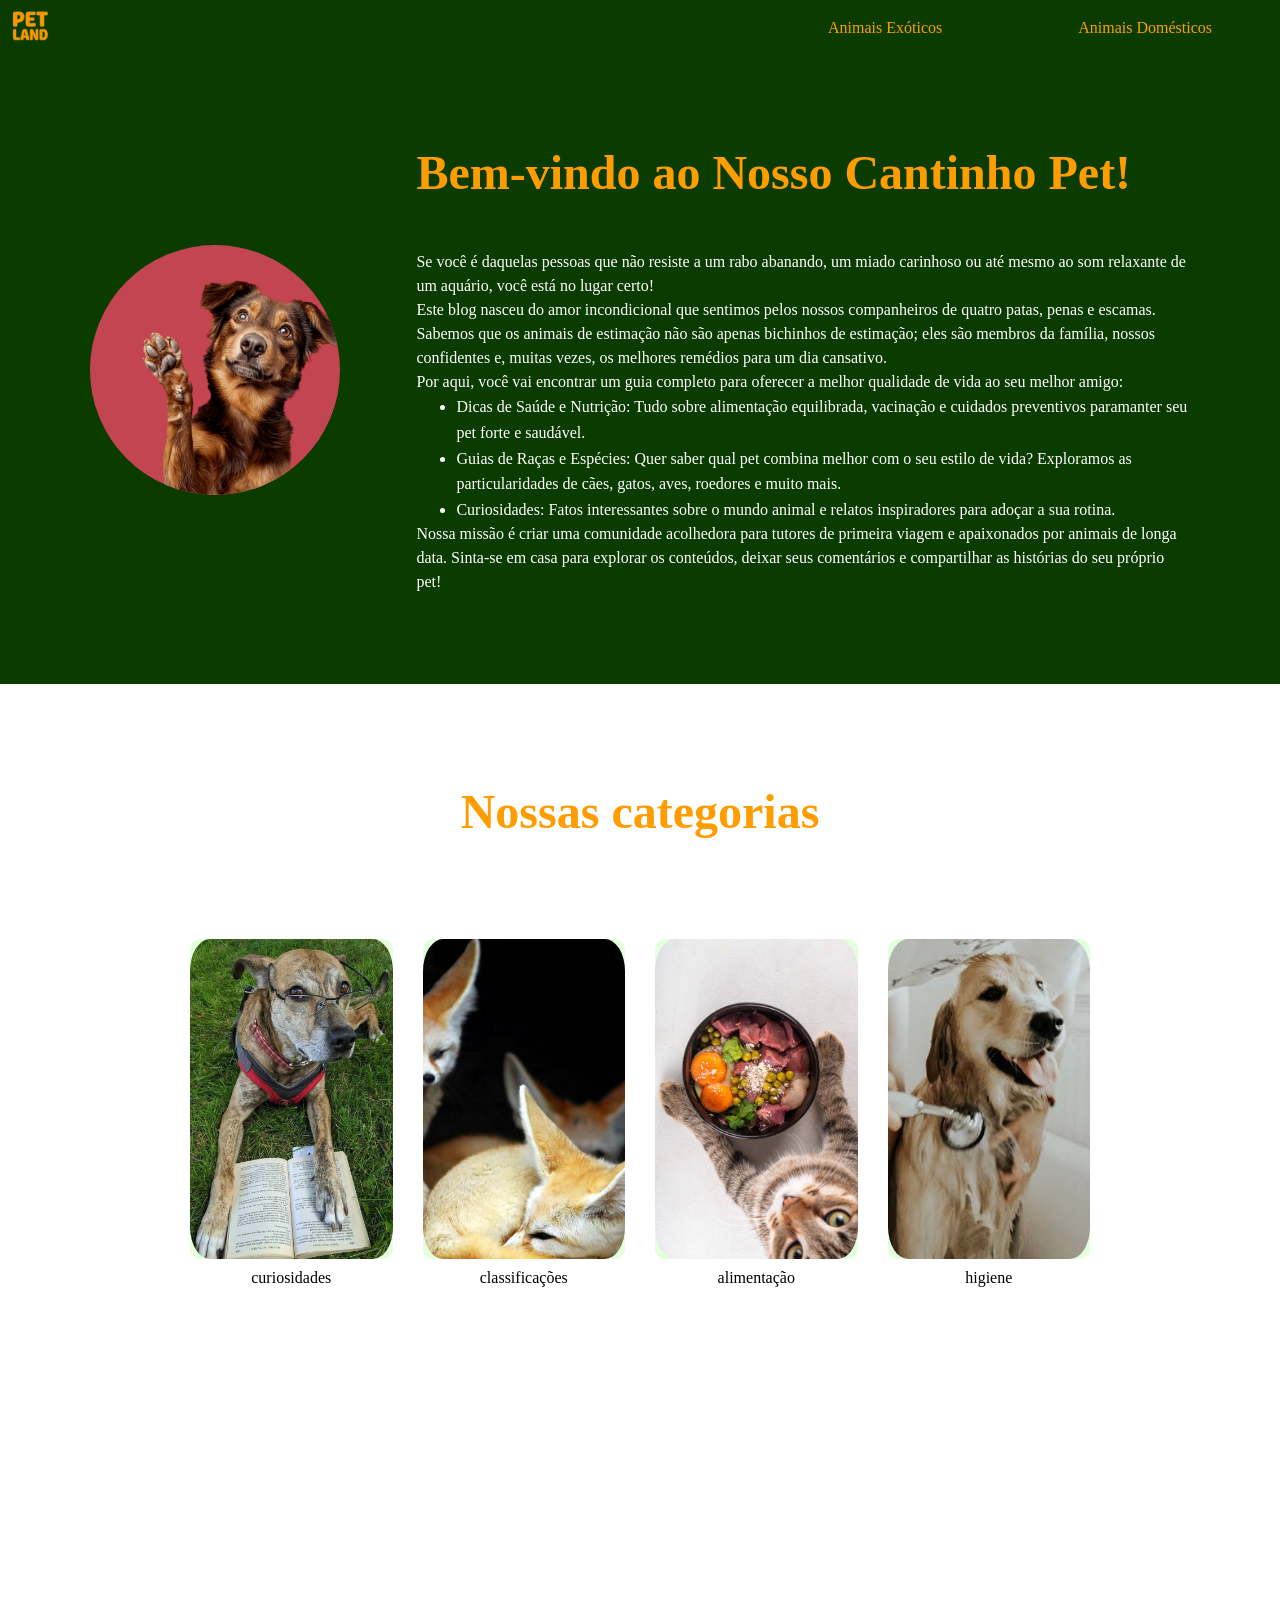
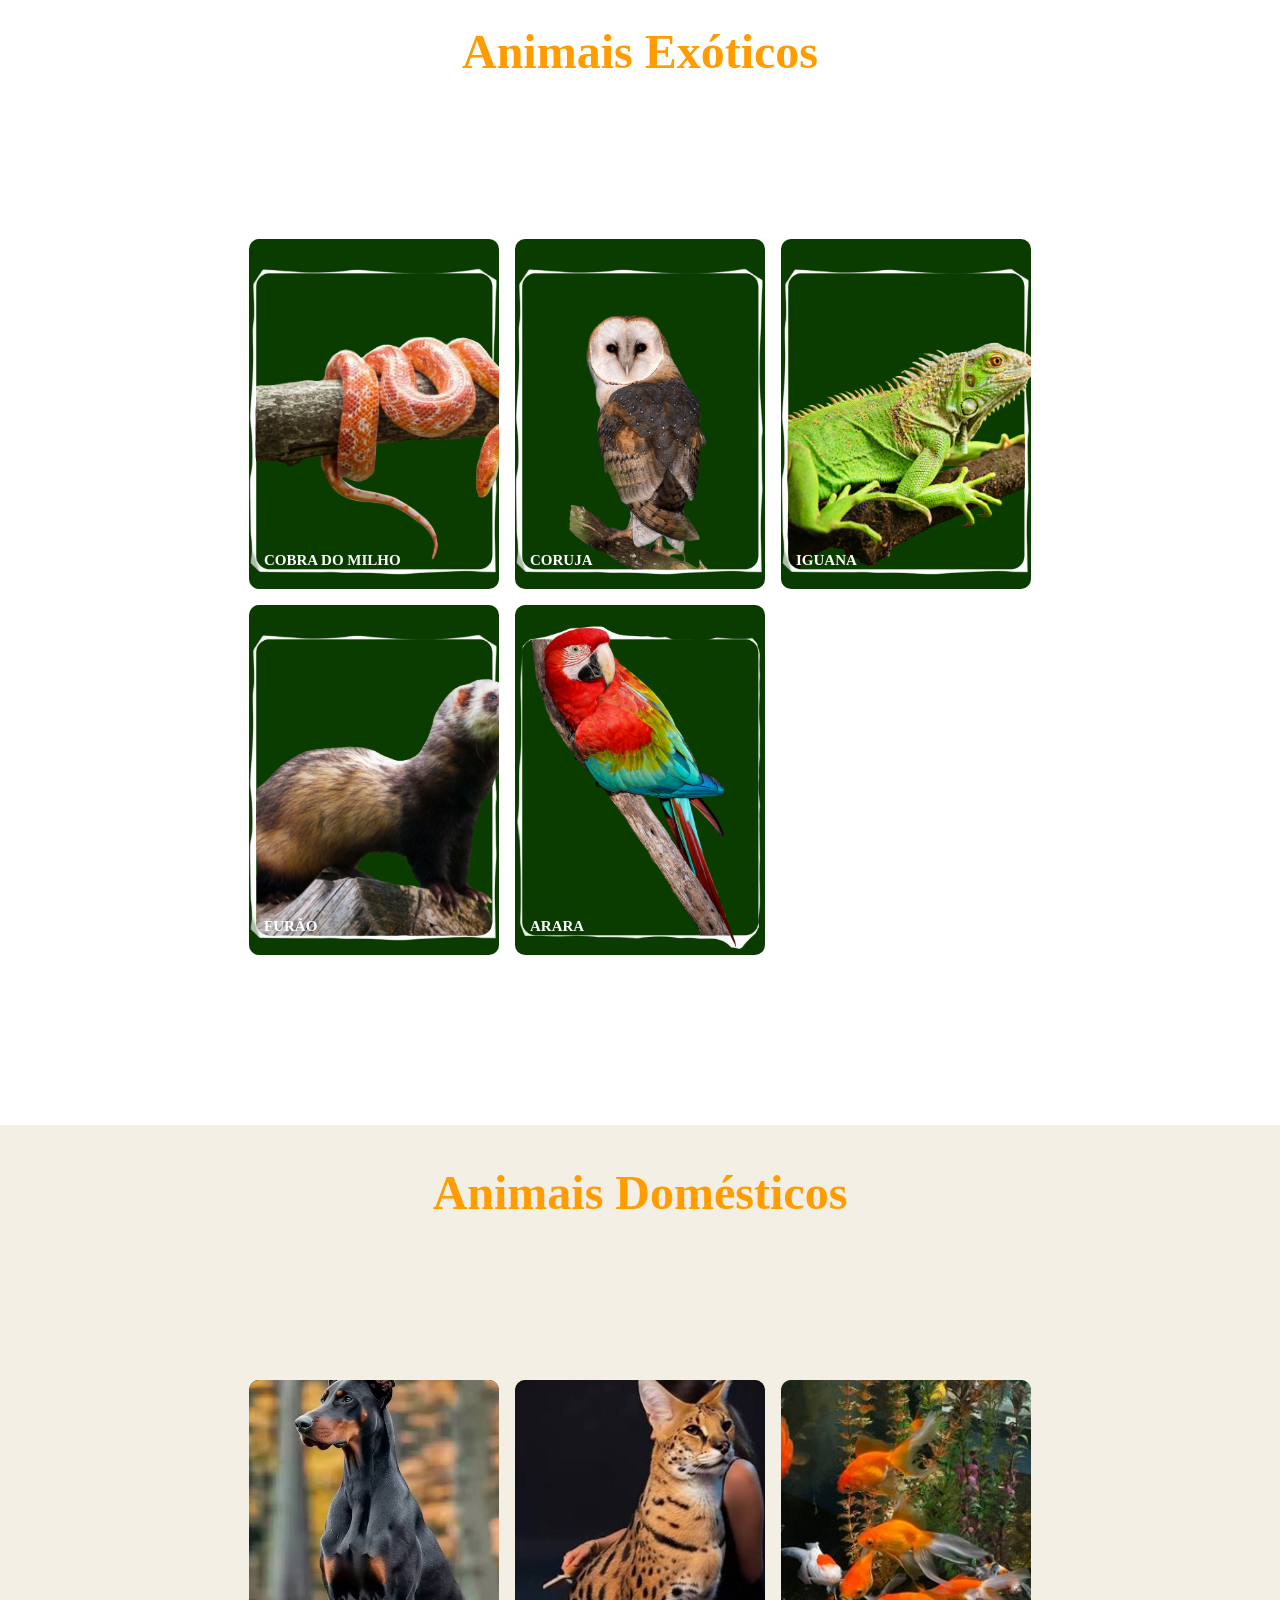
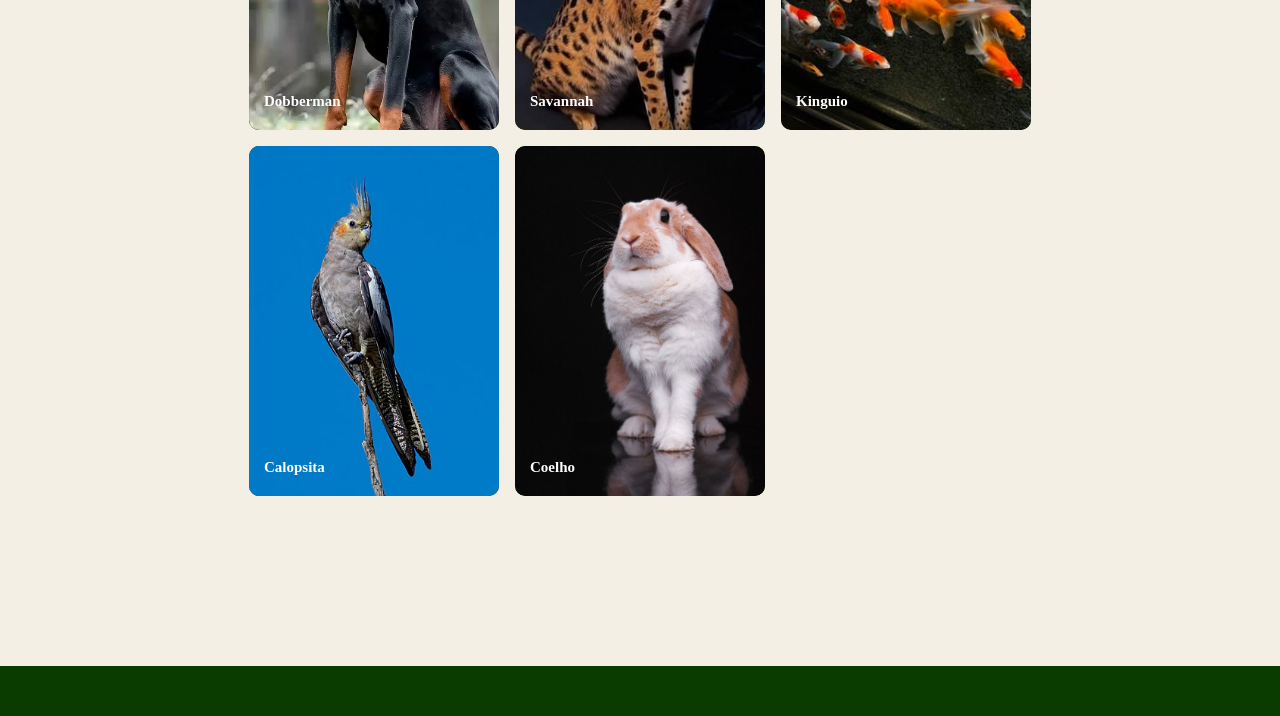
<file: Index.html>
<!DOCTYPE html>
<html lang="pt-br">

<head>
    <meta charset="UTF-8">
    <meta name="viewport" content="width=device-width, initial-scale=1.0">
    <title>PET LAND</title>

    <link rel="stylesheet" href="./styles/styles.css">
    <link rel="stylesheet" href="./styles/structure.css">
</head>

<body>
    <nav>

        <a href="../Index.html">
            <div>
                <figure><img src="../img/logo.png" alt="Logo Pet-Love" class="logo"></figure>
            </div>
        </a>

        <div class="options">

            <li class="drop"><a id="optionE" href="#exotico">Animais Exóticos</a>
                <div class="menu">
                    <a href="./pages/cobra.html">Cobra-do-milho</a>
                    <a href="./pages/iguana.html">Iguana</a>
                    <a href="./pages/coruja.html">Coruja</a>
                    <a href="./pages/arara.html">Arara</a>
                    <a href="./pages/furao.html">Furão</a>
                </div>
            </li>
            
            <li class="drop"><a id="optionD" href="#domestico">Animais Domésticos</a>
                <div class="menu">
                    <a href="./pages/gato.html">Gatos</a>
                    <a href="./pages/cachorro.html">Cachorros</a>
                    <a href="./pages/peixe.html">Peixe</a>
                    <a href="./pages/passaro.html">Passaro</a>
                    <a href="./pages/coelho.html">Coelho</a>
                </div>
            </li>

        </div>
    </nav>
    <header>
        <section class="inicio">
            <div class="elipse">
                <figure>
                    <img src="./img/cute-dog.png" alt="cachorro com a pata levantada ">
                </figure>
            </div>

            <div class="apresentation">
                <h1 class="title">Bem-vindo ao Nosso Cantinho Pet!</h1>

                <div>

                    <p>Se você é daquelas pessoas que não resiste a um rabo abanando, um miado carinhoso ou até mesmo ao
                        som relaxante de um aquário, você está no lugar certo!
                        <br>
                        Este blog nasceu do amor incondicional que sentimos pelos nossos companheiros de quatro patas,
                        penas e escamas. Sabemos que os animais de estimação não são apenas bichinhos de estimação; eles
                        são membros da família, nossos confidentes e, muitas vezes, os melhores remédios para um dia
                        cansativo.
                        <br>
                        Por aqui, você vai encontrar um guia completo para oferecer a melhor qualidade de vida ao seu
                        melhor amigo:
                    </p>
                    <ul>
                        <li>
                            Dicas de Saúde e Nutrição: Tudo sobre alimentação equilibrada, vacinação e cuidados
                            preventivos
                            paramanter seu pet forte e saudável.</li>

                        <li>Guias de Raças e Espécies: Quer saber qual pet combina melhor com o seu estilo de vida?
                            Exploramos as particularidades de cães, gatos, aves, roedores e muito mais.</li>

                        <li>Curiosidades: Fatos interessantes sobre o mundo animal e relatos inspiradores para adoçar a
                            sua
                            rotina.</li>
                    </ul>
                    <p>
                        Nossa missão é criar uma comunidade acolhedora para tutores de primeira viagem e apaixonados por
                        animais
                        de longa data. Sinta-se em casa para explorar os conteúdos, deixar seus comentários e
                        compartilhar
                        as
                        histórias do seu próprio pet!</p>
                </div>


            </div>
        </section>
    </header>

    <section class="petCategories">
        <center>
            <h1 class="title"> Nossas categorias</h1>
        </center>
        <div class="cardList container">

            <div>
                <div class="cardCategories">
                    <img src="./img/curioso.jpg" alt="">
                </div>
                <p>curiosidades</p>
            </div>

            <div>
                <div class="cardCategories">
                    <img src="./img/exot.jpg" alt="">
                </div>
                <p>classificações</p>
            </div>

            <div>
                <div class="cardCategories">
                    <img src="./img/food.png" alt="">
                </div>
                <p>alimentação</p>
            </div>

            <div>
                <div class="cardCategories">
                    <img src="./img/banho.jpg" alt="">
                </div>
                <p>higiene</p>
            </div>
        </div>
    </section>



    <main>


        <section class="exoticAnimals">
            <h1 id="exotico" class="title">Animais Exóticos</h1>
            <div class="cardList container">

                <a href="./pages/cobra.html">
                    <div class="cardAnimals">
                        <img src="./img/cobra.png" alt="">
                        <div class="description">
                            <p>COBRA DO MILHO</p>
                        </div>
                    </div>
                </a>

                <a href="./pages/coruja.html">
                    <div class="cardAnimals">
                        <img src="./img/coruja.png" alt="">
                        <div class="description">
                            <p>CORUJA</p>
                        </div>
                    </div>
                </a>

                <a href="./pages/iguana.html">
                    <div class="cardAnimals">
                        <img src="./img/iguana.png" alt="">
                        <div class="description">
                            <p>IGUANA</p>
                        </div>
                    </div>
                </a>

                <a href="./pages/furao.html">
                    <div class="cardAnimals">
                        <img src="./img/furao.png" alt="">
                        <div class="description">
                            <p>FURÃO</p>
                        </div>
                    </div>
                </a>

                <a href="./pages/arara.html">
                    <div class="cardAnimals">
                        <img src="./img/arara.png" alt="">
                        <div class="description">
                            <p>ARARA</p>
                        </div>
                    </div>
                </a>
            </div>




        </section>

        <section class="domesticAnimals ">
            <h1 id="domestico" class="title">Animais Domésticos</h1>
            <div class="cardList container">

                <a href="./pages/cachorro.html">
                    <div class="cardAnimals">
                        <img src="./img/dob.avif" alt="">
                        <div>
                            <p>Dobberman</p>
                        </div>
                    </div>
                </a>

                <a href="./pages/gato.html">
                    <div class="cardAnimals">
                        <img src="./img/savannah.jpg" alt="">
                        <div>
                            <p>Savannah</p>
                        </div>
                    </div>
                </a>

                <a href="./pages/peixe.html">
                    <div class="cardAnimals">
                        <img src="./img/kinguio.jpg" alt="">
                        <div>
                            <p>Kinguio</p>
                        </div>
                    </div>
                </a>

                <a href="./pages/passaro.html">
                    <div class="cardAnimals">
                        <img src="./img/calopsita.jpg" alt="">
                        <div>
                            <p>Calopsita</p>
                        </div>
                    </div>
                </a>

                <a href="./pages/coelho.html">
                    <div class="cardAnimals">
                        <img src="./img/coelho.jpg" alt="">
                        <div>
                            <p>Coelho</p>
                        </div>
                    </div>
                </a>

            </div>
        </section>
    </main>

    <footer>


    </footer>
</body>

</html>
</file>
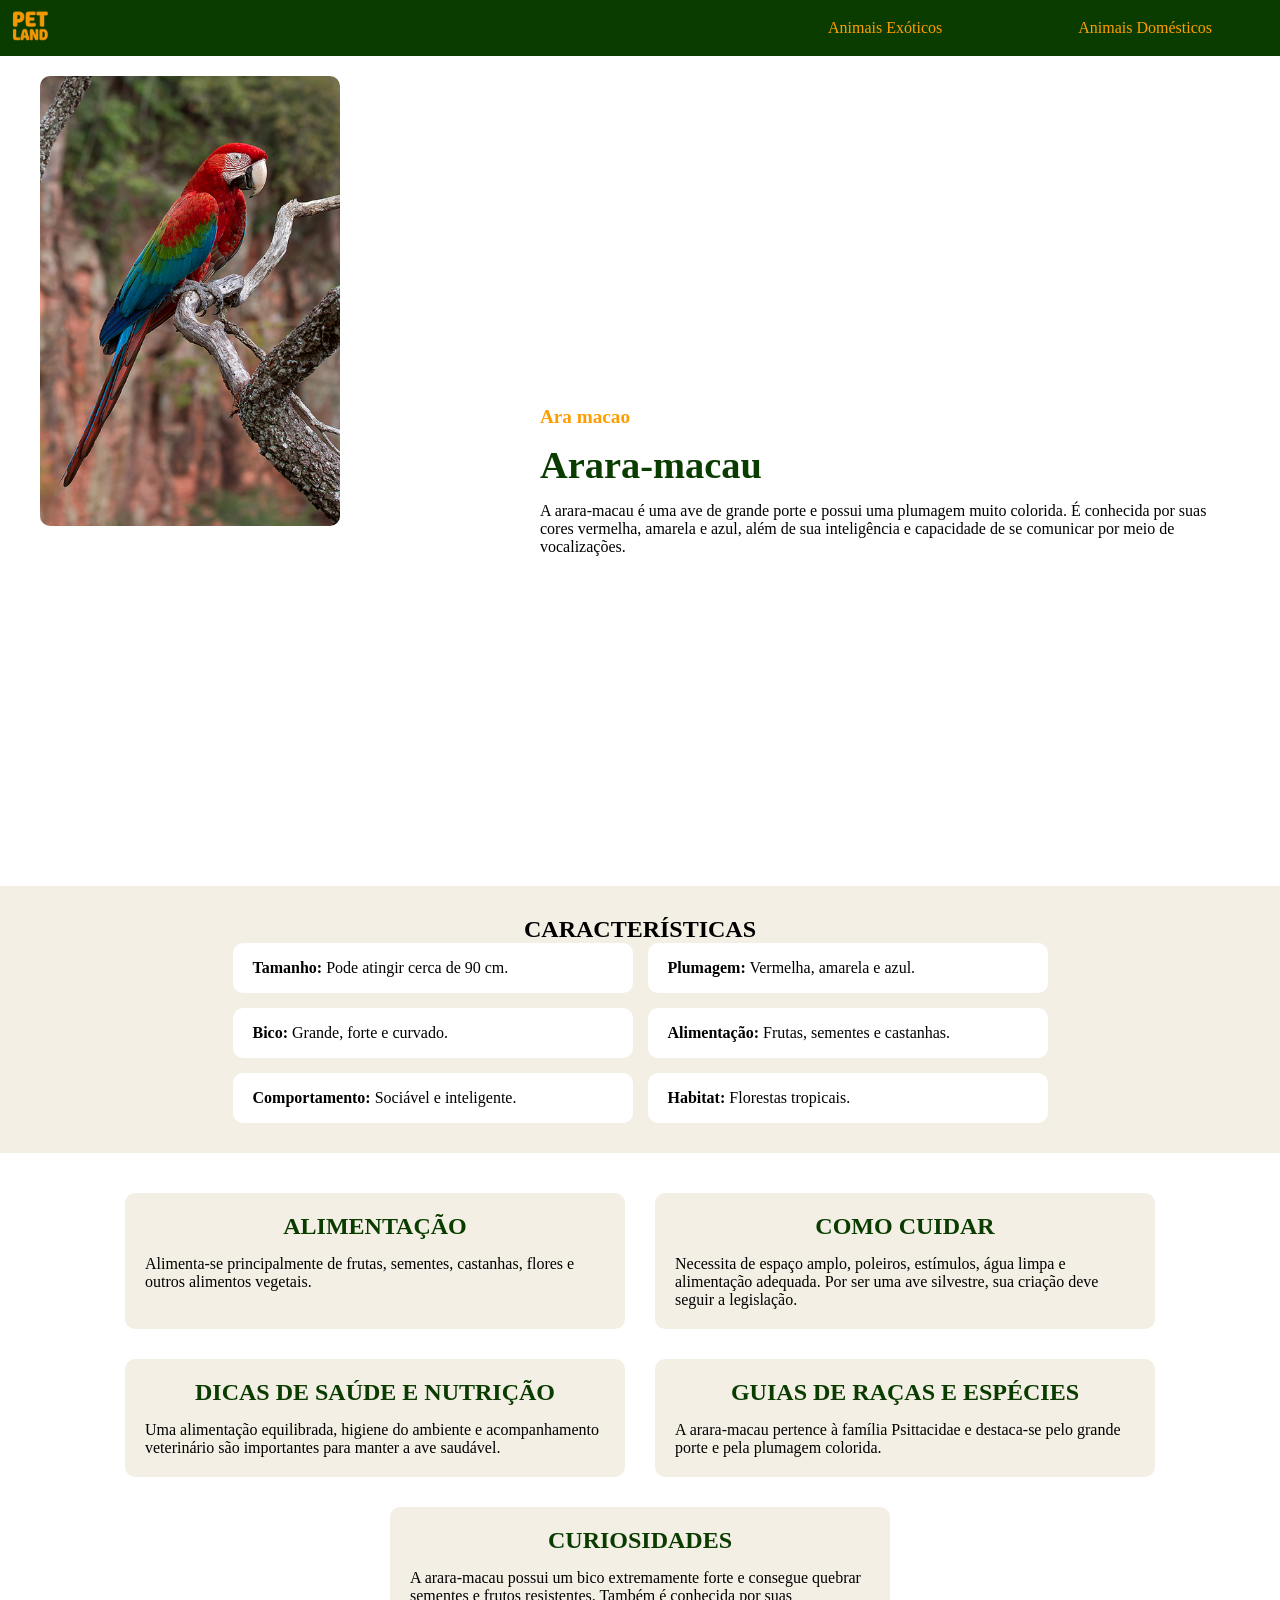
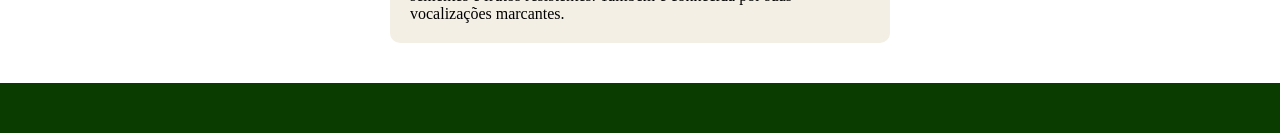
<file: pages/arara.html>
<!DOCTYPE html>

<html lang="en">

<head>
    <meta charset="UTF-8">
    <meta name="viewport" content="width=device-width, initial-scale=1.0">
    <title>PetLand Arara</title>

    <link rel="stylesheet" href="../styles/structure.css">
</head>

<style>
    .image {
        width: auto;
        height: auto;
        max-width: 300px;
        max-height: 800px;
        border-radius: 10px;
    }

    .container {
        width: 100%;
        max-width: 1200px;
        margin: 0 auto;
    }

    main {
        display: flex;
        gap: 16px;
        padding-top: 20px;
        justify-content: space-between;
    }

    .apresentation {
        display: flex;
        flex-direction: column;
        max-width: 700px;
        gap: 15px;
        justify-content: center;
        height: 90vh;
    }

    .latim {
        color: #ff9d00;
        font-size: clamp(1rem, 1.5vw, 2rem);
    }

    .name {
        color: #0A3C00;
        font-size: clamp(2rem, 3vw, 4rem);
    }

    .caracteristicas {
        background-color: #F3EFE4;
        display: flex;
        flex-direction: column;
        align-items: center;
        padding: 30px 0;
    }

    .container-card {
        display: flex;
        flex-wrap: wrap;
        justify-content: center;
        gap: 15px;
    }

    .card {
        background-color: white;
        height: 50px;
        width: 400px;
        border-radius: 10px;
        display: flex;
        align-items: center;
        padding: 0px 20px;
    }

    .sobre {
        display: flex;
        flex-wrap: wrap;
        justify-content: center;
        gap: 30px;
        padding: 40px 20px;
    }

    .alimentacao,
    .cuidados,
    .saude,
    .guias,
    .curiosidade {
        width: 500px;
        max-width: 100%;
        padding: 20px;
        border-radius: 10px;
        background-color: #F3EFE4;
    }

    .alimentacao h1,
    .cuidados h1,
    .saude h1,
    .guias h1,
    .curiosidade h1 {
        text-align: center;
        color: #0A3C00;
        margin-bottom: 15px;
    }




    @media (max-width: 768px) {

        nav {
            padding: 15px;
        }

        .options {
            width: auto;
            gap: 15px;
        }

        main {
            flex-direction: column;
            align-items: center;
            text-align: center;
            padding: 30px 20px;
        }

        .image {
            max-width: 250px;
        }

        .apresentation {
            max-width: 100%;
            align-items: center;
        }

        .container-card {
            padding: 0 20px;
        }

        .card {
            width: 100%;
            max-width: 400px;
            height: auto;
            min-height: 50px;
            padding: 15px;
        }

        .sobre {
            padding: 30px 20px;
            gap: 20px;
        }

        .alimentacao,
        .cuidados,
        .saude,
        .guias,
        .curiosidade {
            width: 100%;
        }

        footer {
            height: 50px;
        }
    }

    @media (max-width: 480px) {

        nav {
            flex-direction: column;
            gap: 15px;
        }

        .options {
            width: 100%;
            justify-content: center;
            gap: 10px;
        }

        .menu {
            left: 50%;
            transform: translateX(-50%);
        }

        main {
            padding: 25px 15px;
        }

        .image {
            max-width: 200px;
        }

        .name {
            font-size: 2rem;
        }

        .caracteristicas {
            padding: 25px 15px;
        }

        .container-card {
            padding: 0;
        }

        .card {
            width: 100%;
        }

        .sobre {
            padding: 25px 15px;
        }

        .alimentacao,
        .cuidados,
        .saude,
        .guias,
        .curiosidade {
            padding: 15px;
        }
    }
</style>

<body>

    <nav>
        <a href="../Index.html">
            <div>
                <figure>
                    <img src="../img/logo.png" alt="Logo Pet-Love" class="logo">
                </figure>
            </div>
        </a>

        <div class="options">

            <li class="drop">
                <a id="optionE" href="#exotico">Animais Exóticos</a>

                <div class="menu">
                    <a href="cobra.html">Cobra-do-milho</a>
                    <a href="iguana.html">Iguana</a>
                    <a href="coruja.html">Coruja</a>
                    <a href="arara.html">Arara</a>
                    <a href="furao.html">Furão</a>
                </div>
            </li>

            <li class="drop">
                <a id="optionD" href="#domestico">Animais Domésticos</a>

                <div class="menu">
                    <a href="gato.html">Gatos</a>
                    <a href="cachorro.html">Cachorros</a>
                    <a href="peixe.html">Peixe</a>
                    <a href="passaro.html">Passaro</a>
                    <a href="coelho.html">Coelho</a>
                </div>
            </li>

        </div>
    </nav>


    <main class="container">

        <figure>
            <img class="image" src="../img/ararapage.jpg" alt="ARARA">
        </figure>

        <div class="apresentation">

            <h3 class="latim">Ara macao</h3>

            <h1 class="name">Arara-macau</h1>

            <p>
                A arara-macau é uma ave de grande porte e possui uma
                plumagem muito colorida. É conhecida por suas cores
                vermelha, amarela e azul, além de sua inteligência e
                capacidade de se comunicar por meio de vocalizações.
            </p>

        </div>

    </main>


    <section class="caracteristicas">

        <center>
            <h1>CARACTERÍSTICAS</h1>
        </center>

        <div class="container-card container">

            <div class="card">
                <p>
                    <strong>Tamanho:</strong> Pode atingir cerca de 90 cm.
                </p>
            </div>

            <div class="card">
                <p>
                    <strong>Plumagem:</strong> Vermelha, amarela e azul.
                </p>
            </div>

            <div class="card">
                <p>
                    <strong>Bico:</strong> Grande, forte e curvado.
                </p>
            </div>

            <div class="card">
                <p>
                    <strong>Alimentação:</strong> Frutas, sementes e castanhas.
                </p>
            </div>

            <div class="card">
                <p>
                    <strong>Comportamento:</strong> Sociável e inteligente.
                </p>
            </div>

            <div class="card">
                <p>
                    <strong>Habitat:</strong> Florestas tropicais.
                </p>
            </div>

        </div>

    </section>


    <section>
        <div class="container">

            <div class=" sobre">
                <div class="alimentacao">

                    <h1>ALIMENTAÇÃO</h1>

                    <div>
                        <p>
                            Alimenta-se principalmente de frutas, sementes,
                            castanhas, flores e outros alimentos vegetais.
                        </p>
                    </div>

                </div>


                <div class="cuidados">

                    <h1>COMO CUIDAR</h1>

                    <div>
                        <p>
                            Necessita de espaço amplo, poleiros, estímulos,
                            água limpa e alimentação adequada. Por ser uma
                            ave silvestre, sua criação deve seguir a legislação.
                        </p>
                    </div>

                </div>


                <div class="saude">

                    <h1>DICAS DE SAÚDE E NUTRIÇÃO</h1>

                    <div>
                        <p>
                            Uma alimentação equilibrada, higiene do ambiente
                            e acompanhamento veterinário são importantes para
                            manter a ave saudável.
                        </p>
                    </div>

                </div>


                <div class="guias">

                    <h1>GUIAS DE RAÇAS E ESPÉCIES</h1>

                    <div>
                        <p>
                            A arara-macau pertence à família Psittacidae e
                            destaca-se pelo grande porte e pela plumagem colorida.
                        </p>
                    </div>

                </div>


                <div class="curiosidade">

                    <h1>CURIOSIDADES</h1>

                    <div>
                        <p>
                            A arara-macau possui um bico extremamente forte
                            e consegue quebrar sementes e frutos resistentes.
                            Também é conhecida por suas vocalizações marcantes.
                        </p>
                    </div>

                </div>
            </div>

        </div>

    </section>


    <footer>

    </footer>

</body>

</html>
</file>
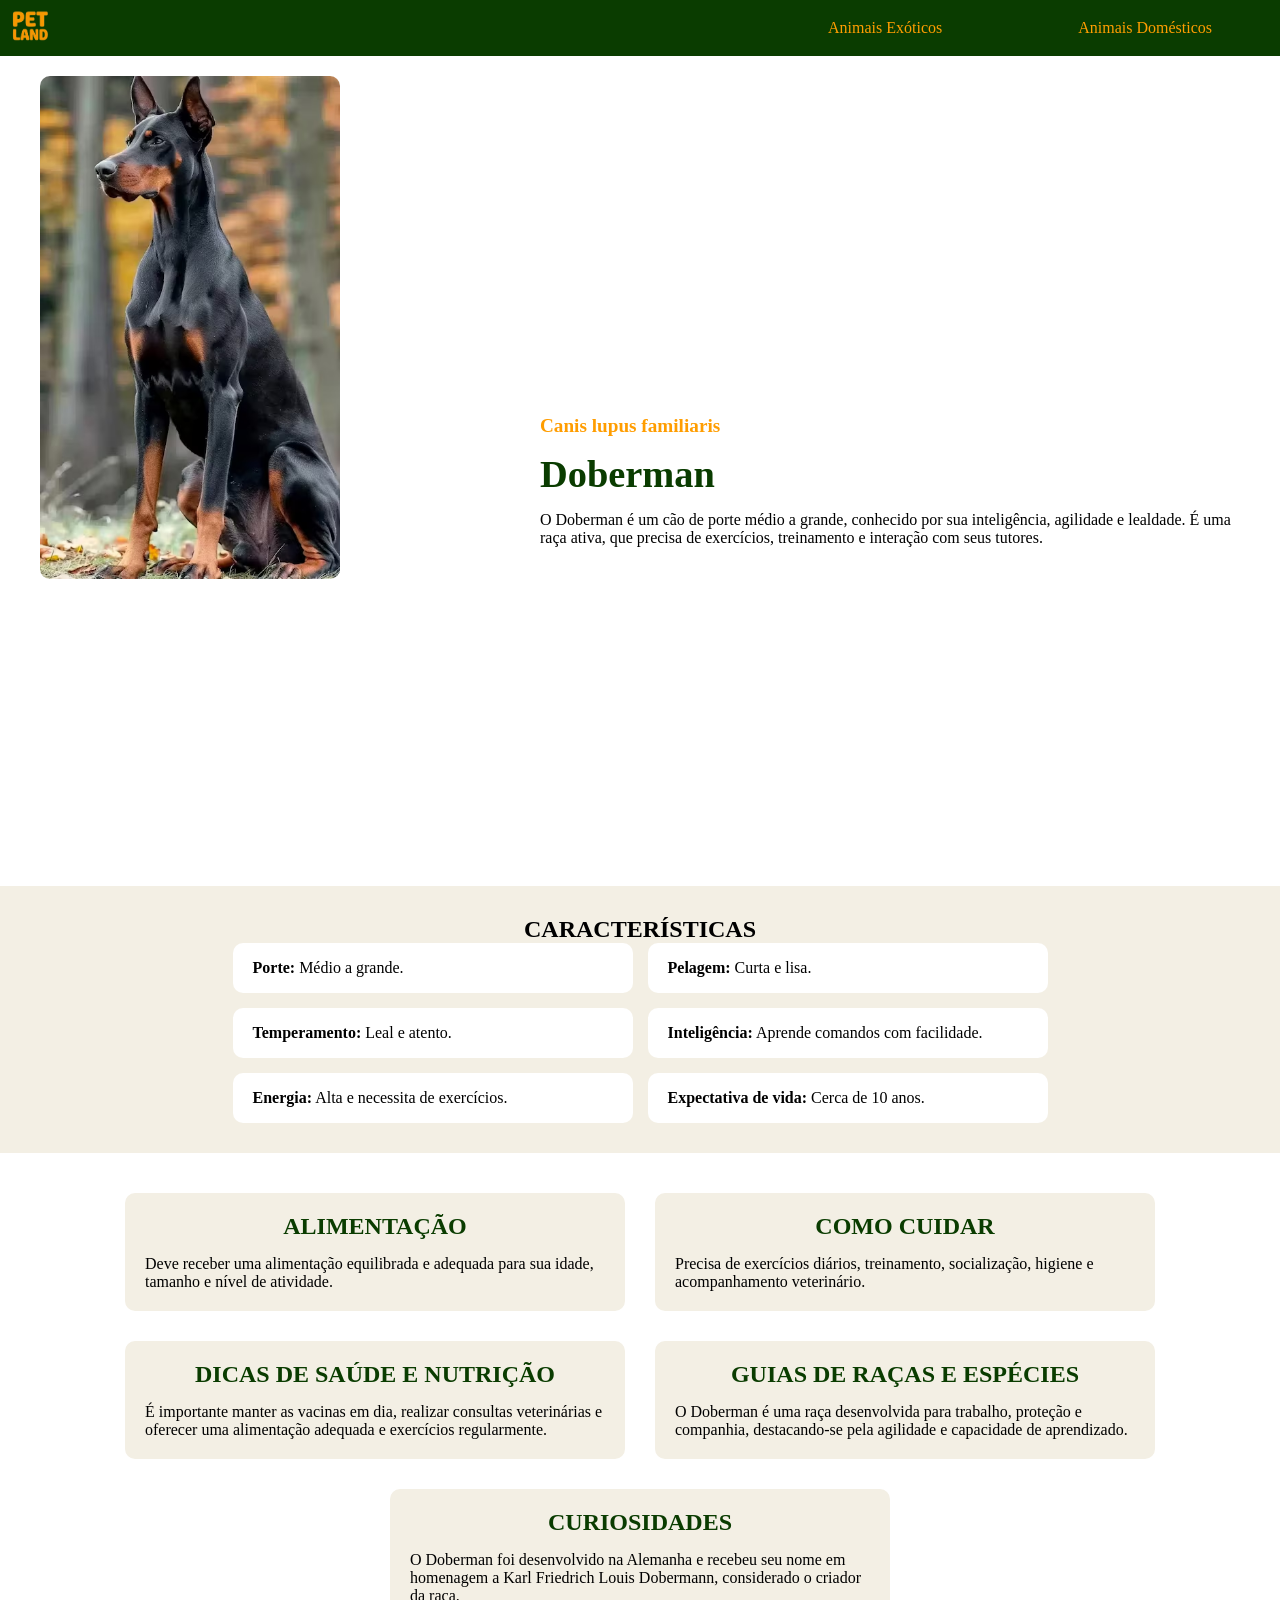
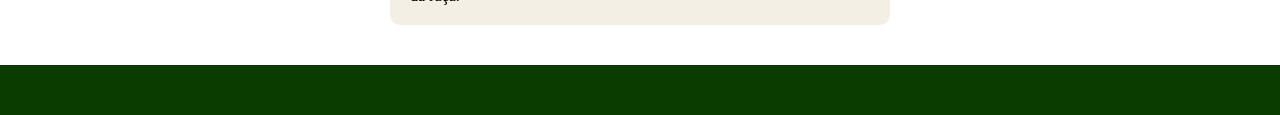
<file: pages/cachorro.html>
<!DOCTYPE html>
<html lang="pt-br">

<head>
    <meta charset="UTF-8">
    <meta name="viewport" content="width=device-width, initial-scale=1.0">
    <title>PetLand Doberman</title>
    <link rel="stylesheet" href="../styles/structure.css">

</head>

<style>
    .image {
        width: auto;
        height: auto;
        max-width: 300px;
        max-height: 800px;
        border-radius: 10px;
    }

    .container {
        width: 100%;
        max-width: 1200px;
        margin: 0 auto;
    }

    main {
        display: flex;
        gap: 16px;
        padding-top: 20px;
        justify-content: space-between;
    }

    .apresentation {
        display: flex;
        flex-direction: column;
        max-width: 700px;
        gap: 15px;
        justify-content: center;
        height: 90vh;
    }

    .latim {
        color: #ff9d00;
        font-size: clamp(1rem, 1.5vw, 2rem);
    }

    .name {
        color: #0A3C00;
        font-size: clamp(2rem, 3vw, 4rem);
    }

    /* CARACTERÍSTICAS */

    .caracteristicas {
        background-color: #F3EFE4;
        display: flex;
        flex-direction: column;
        align-items: center;
        padding: 30px 0;
    }

    .container-card {
        display: flex;
        flex-wrap: wrap;
        justify-content: center;
        gap: 15px;
    }

    .card {
        background-color: white;
        height: 50px;
        width: 400px;
        border-radius: 10px;
        display: flex;
        align-items: center;
        padding: 0px 20px;
    }

    .sobre {
        display: flex;
        flex-wrap: wrap;
        justify-content: center;
        gap: 30px;
        padding: 40px 20px;
    }

    .alimentacao,
    .cuidados,
    .saude,
    .guias,
    .curiosidade {
        width: 500px;
        max-width: 100%;
        padding: 20px;
        border-radius: 10px;
        background-color: #F3EFE4;
    }

    .alimentacao h1,
    .cuidados h1,
    .saude h1,
    .guias h1,
    .curiosidade h1 {
        text-align: center;
        color: #0A3C00;
        margin-bottom: 15px;
    }



    @media (max-width: 768px) {

        nav {
            padding: 15px;
        }

        .options {
            width: auto;
            gap: 15px;
        }

        main {
            flex-direction: column;
            align-items: center;
            text-align: center;
            padding: 30px 20px;
        }

        .image {
            max-width: 250px;
        }

        .apresentation {
            max-width: 100%;
            align-items: center;
        }

        .container-card {
            padding: 0 20px;
        }

        .card {
            width: 100%;
            max-width: 400px;
            height: auto;
            min-height: 50px;
        }

        .sobre {
            padding: 30px 20px;
            gap: 20px;
        }

        .alimentacao,
        .cuidados,
        .saude,
        .guias,
        .curiosidade {
            width: 100%;
        }

        footer {
            height: 50px;
        }
    }

    @media (max-width: 480px) {

        nav {
            flex-direction: column;
            gap: 15px;
        }

        .options {
            width: 100%;
            justify-content: center;
            gap: 10px;
        }

        .menu {
            left: 50%;
            transform: translateX(-50%);
        }

        main {
            padding: 25px 15px;
        }

        .image {
            max-width: 200px;
        }

        .name {
            font-size: 2rem;
        }

        .caracteristicas {
            padding: 25px 15px;
        }

        .container-card {
            padding: 0;
        }

        .card {
            width: 100%;
        }

        .sobre {
            padding: 25px 15px;
        }

        .alimentacao,
        .cuidados,
        .saude,
        .guias,
        .curiosidade {
            padding: 15px;
        }
    }
</style>

<body>

    <nav>

        <a href="../Index.html">
            <div>
                <figure>
                    <img src="../img/logo.png" alt="Logo Pet-Love" class="logo">
                </figure>
            </div>
        </a>

        <div class="options">

            <li class="drop">
                <a id="optionE" href="#exotico">Animais Exóticos</a>

                <div class="menu">
                    <a href="cobra.html">Cobra-do-milho</a>
                    <a href="iguana.html">Iguana</a>
                    <a href="coruja.html">Coruja</a>
                    <a href="arara.html">Arara</a>
                    <a href="furao.html">Furão</a>
                </div>
            </li>

            <li class="drop">
                <a id="optionD" href="#domestico">Animais Domésticos</a>

                <div class="menu">
                    <a href="gato.html">Gatos</a>
                    <a href="cachorro.html">Cachorros</a>
                    <a href="peixe.html">Peixe</a>
                    <a href="passaro.html">Passaro</a>
                    <a href="coelho.html">Coelho</a>
                </div>
            </li>

        </div>
    </nav>


    <main class="container">

        <figure>
            <img class="image" src="../img/dob.avif" alt="Doberman">
        </figure>

        <div class="apresentation">

            <h3 class="latim">Canis lupus familiaris</h3>

            <h1 class="name">Doberman</h1>

            <p>
                O Doberman é um cão de porte médio a grande, conhecido
                por sua inteligência, agilidade e lealdade. É uma raça
                ativa, que precisa de exercícios, treinamento e interação
                com seus tutores.
            </p>

        </div>

    </main>


    <section class="caracteristicas">

        <center>
            <h1>CARACTERÍSTICAS</h1>
        </center>

        <div class="container-card container">

            <div class="card">
                <p>
                    <strong>Porte:</strong> Médio a grande.
                </p>
            </div>

            <div class="card">
                <p>
                    <strong>Pelagem:</strong> Curta e lisa.
                </p>
            </div>

            <div class="card">
                <p>
                    <strong>Temperamento:</strong> Leal e atento.
                </p>
            </div>

            <div class="card">
                <p>
                    <strong>Inteligência:</strong> Aprende comandos com facilidade.
                </p>
            </div>

            <div class="card">
                <p>
                    <strong>Energia:</strong> Alta e necessita de exercícios.
                </p>
            </div>

            <div class="card">
                <p>
                    <strong>Expectativa de vida:</strong> Cerca de 10 anos.
                </p>
            </div>

        </div>

    </section>


    <section>
        <div class="container">

            <div class=" sobre">
                <div class="alimentacao">

                    <h1>ALIMENTAÇÃO</h1>

                    <div>
                        <p>
                            Deve receber uma alimentação equilibrada e adequada
                            para sua idade, tamanho e nível de atividade.
                        </p>
                    </div>

                </div>


                <div class="cuidados">

                    <h1>COMO CUIDAR</h1>

                    <div>
                        <p>
                            Precisa de exercícios diários, treinamento,
                            socialização, higiene e acompanhamento veterinário.
                        </p>
                    </div>

                </div>


                <div class="saude">

                    <h1>DICAS DE SAÚDE E NUTRIÇÃO</h1>

                    <div>
                        <p>
                            É importante manter as vacinas em dia, realizar
                            consultas veterinárias e oferecer uma alimentação
                            adequada e exercícios regularmente.
                        </p>
                    </div>

                </div>


                <div class="guias">

                    <h1>GUIAS DE RAÇAS E ESPÉCIES</h1>

                    <div>
                        <p>
                            O Doberman é uma raça desenvolvida para trabalho,
                            proteção e companhia, destacando-se pela agilidade
                            e capacidade de aprendizado.
                        </p>
                    </div>

                </div>


                <div class="curiosidade">

                    <h1>CURIOSIDADES</h1>

                    <div>
                        <p>
                            O Doberman foi desenvolvido na Alemanha e recebeu
                            seu nome em homenagem a Karl Friedrich Louis Dobermann,
                            considerado o criador da raça.
                        </p>
                    </div>

                </div>
            </div>

        </div>

    </section>


    <footer>

    </footer>

</body>

</html>
</file>
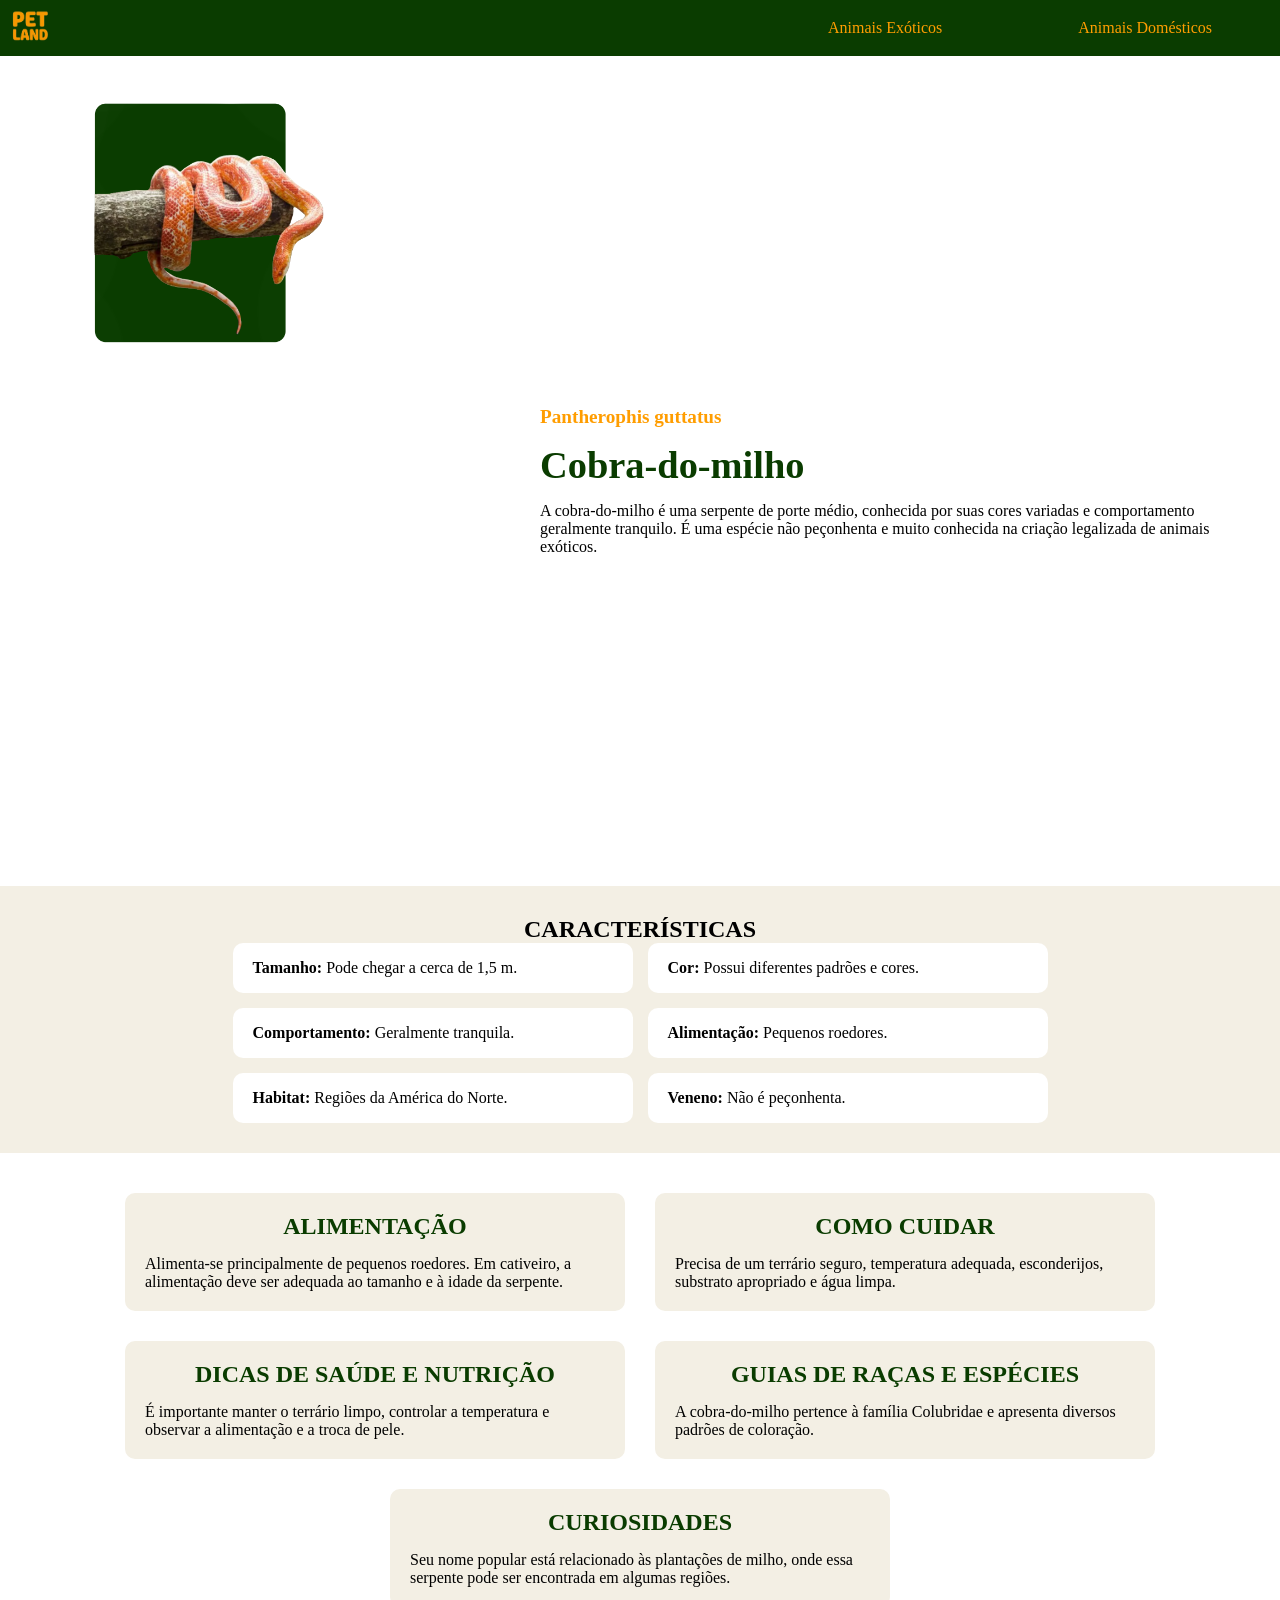
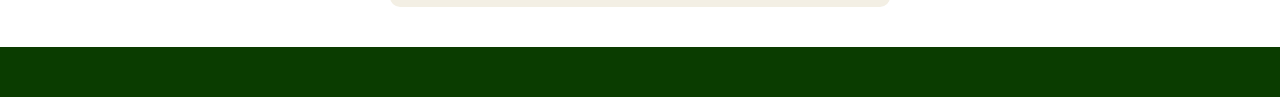
<file: pages/cobra.html>
<!DOCTYPE html>
<html lang="pt-br">

<head>
    <meta charset="UTF-8">
    <meta name="viewport" content="width=device-width, initial-scale=1.0">
    <title>PetLand Cobra-do-Milho</title>
    <link rel="stylesheet" href="../styles/structure.css">

</head>

<style>
    .image {
        width: auto;
        height: auto;
        max-width: 300px;
        max-height: 800px;
        border-radius: 10px;
    }

    .container {
        width: 100%;
        max-width: 1200px;
        margin: 0 auto;
    }

    main {
        display: flex;
        gap: 16px;
        padding-top: 20px;
        justify-content: space-between;
    }

    .apresentation {
        display: flex;
        flex-direction: column;
        max-width: 700px;
        gap: 15px;
        justify-content: center;
        height: 90vh;
    }

    .latim {
        color: #ff9d00;
        font-size: clamp(1rem, 1.5vw, 2rem);
    }

    .name {
        color: #0A3C00;
        font-size: clamp(2rem, 3vw, 4rem);
    }

    /* CARACTERÍSTICAS */

    .caracteristicas {
        background-color: #F3EFE4;
        display: flex;
        flex-direction: column;
        align-items: center;
        padding: 30px 0;
    }

    .container-card {
        display: flex;
        flex-wrap: wrap;
        justify-content: center;
        gap: 15px;
    }

    .card {
        background-color: white;
        height: 50px;
        width: 400px;
        border-radius: 10px;
        display: flex;
        align-items: center;
        padding: 0px 20px;
    }

    .sobre {
        display: flex;
        flex-wrap: wrap;
        justify-content: center;
        gap: 30px;
        padding: 40px 20px;
    }

    .alimentacao,
    .cuidados,
    .saude,
    .guias,
    .curiosidade {
        width: 500px;
        max-width: 100%;
        padding: 20px;
        border-radius: 10px;
        background-color: #F3EFE4;
    }

    .alimentacao h1,
    .cuidados h1,
    .saude h1,
    .guias h1,
    .curiosidade h1 {
        text-align: center;
        color: #0A3C00;
        margin-bottom: 15px;
    }



    @media (max-width: 768px) {

        nav {
            padding: 15px;
        }

        .options {
            width: auto;
            gap: 15px;
        }

        main {
            flex-direction: column;
            align-items: center;
            text-align: center;
            padding: 30px 20px;
        }

        .image {
            max-width: 250px;
        }

        .apresentation {
            max-width: 100%;
            align-items: center;
        }

        .container-card {
            padding: 0 20px;
        }

        .card {
            width: 100%;
            max-width: 400px;
            height: auto;
            min-height: 50px;
        }

        .sobre {
            padding: 30px 20px;
            gap: 20px;
        }

        .alimentacao,
        .cuidados,
        .saude,
        .guias,
        .curiosidade {
            width: 100%;
        }

        footer {
            height: 50px;
        }
    }

    @media (max-width: 480px) {

        nav {
            flex-direction: column;
            gap: 15px;
        }

        .options {
            width: 100%;
            justify-content: center;
            gap: 10px;
        }

        .menu {
            left: 50%;
            transform: translateX(-50%);
        }

        main {
            padding: 25px 15px;
        }

        .image {
            max-width: 200px;
        }

        .name {
            font-size: 2rem;
        }

        .caracteristicas {
            padding: 25px 15px;
        }

        .container-card {
            padding: 0;
        }

        .card {
            width: 100%;
        }

        .sobre {
            padding: 25px 15px;
        }

        .alimentacao,
        .cuidados,
        .saude,
        .guias,
        .curiosidade {
            padding: 15px;
        }
    }
</style>

<body>

    <nav>

        <a href="../Index.html">
            <div>
                <figure>
                    <img src="../img/logo.png" alt="Logo Pet-Love" class="logo">
                </figure>
            </div>
        </a>

        <div class="options">

            <li class="drop">
                <a id="optionE" href="#exotico">Animais Exóticos</a>

                <div class="menu">
                    <a href="cobra.html">Cobra-do-milho</a>
                    <a href="iguana.html">Iguana</a>
                    <a href="coruja.html">Coruja</a>
                    <a href="arara.html">Arara</a>
                    <a href="furao.html">Furão</a>
                </div>
            </li>

            <li class="drop">
                <a id="optionD" href="#domestico">Animais Domésticos</a>

                <div class="menu">
                    <a href="gato.html">Gatos</a>
                    <a href="cachorro.html">Cachorros</a>
                    <a href="peixe.html">Peixe</a>
                    <a href="passaro.html">Passaro</a>
                    <a href="coelho.html">Coelho</a>
                </div>
            </li>

        </div>
    </nav>


    <main class="container">

        <figure>
            <img class="image" src="../img/cobra.png" alt="Cobra-do-milho">
        </figure>

        <div class="apresentation">

            <h3 class="latim">Pantherophis guttatus</h3>

            <h1 class="name">Cobra-do-milho</h1>

            <p>
                A cobra-do-milho é uma serpente de porte médio, conhecida
                por suas cores variadas e comportamento geralmente tranquilo.
                É uma espécie não peçonhenta e muito conhecida na criação
                legalizada de animais exóticos.
            </p>

        </div>

    </main>


    <section class="caracteristicas">

        <center>
            <h1>CARACTERÍSTICAS</h1>
        </center>

        <div class="container-card container">

            <div class="card">
                <p>
                    <strong>Tamanho:</strong> Pode chegar a cerca de 1,5 m.
                </p>
            </div>

            <div class="card">
                <p>
                    <strong>Cor:</strong> Possui diferentes padrões e cores.
                </p>
            </div>

            <div class="card">
                <p>
                    <strong>Comportamento:</strong> Geralmente tranquila.
                </p>
            </div>

            <div class="card">
                <p>
                    <strong>Alimentação:</strong> Pequenos roedores.
                </p>
            </div>

            <div class="card">
                <p>
                    <strong>Habitat:</strong> Regiões da América do Norte.
                </p>
            </div>

            <div class="card">
                <p>
                    <strong>Veneno:</strong> Não é peçonhenta.
                </p>
            </div>

        </div>

    </section>


    <section>
        <div class="container">

            <div class=" sobre">
                <div class="alimentacao">

                    <h1>ALIMENTAÇÃO</h1>

                    <div>
                        <p>
                            Alimenta-se principalmente de pequenos roedores.
                            Em cativeiro, a alimentação deve ser adequada ao
                            tamanho e à idade da serpente.
                        </p>
                    </div>

                </div>


                <div class="cuidados">

                    <h1>COMO CUIDAR</h1>

                    <div>
                        <p>
                            Precisa de um terrário seguro, temperatura adequada,
                            esconderijos, substrato apropriado e água limpa.
                        </p>
                    </div>

                </div>


                <div class="saude">

                    <h1>DICAS DE SAÚDE E NUTRIÇÃO</h1>

                    <div>
                        <p>
                            É importante manter o terrário limpo, controlar a
                            temperatura e observar a alimentação e a troca de pele.
                        </p>
                    </div>

                </div>


                <div class="guias">

                    <h1>GUIAS DE RAÇAS E ESPÉCIES</h1>

                    <div>
                        <p>
                            A cobra-do-milho pertence à família Colubridae e
                            apresenta diversos padrões de coloração.
                        </p>
                    </div>

                </div>


                <div class="curiosidade">

                    <h1>CURIOSIDADES</h1>

                    <div>
                        <p>
                            Seu nome popular está relacionado às plantações de
                            milho, onde essa serpente pode ser encontrada em
                            algumas regiões.
                        </p>
                    </div>

                </div>
            </div>

        </div>

    </section>


    <footer>

    </footer>

</body>

</html>
</file>
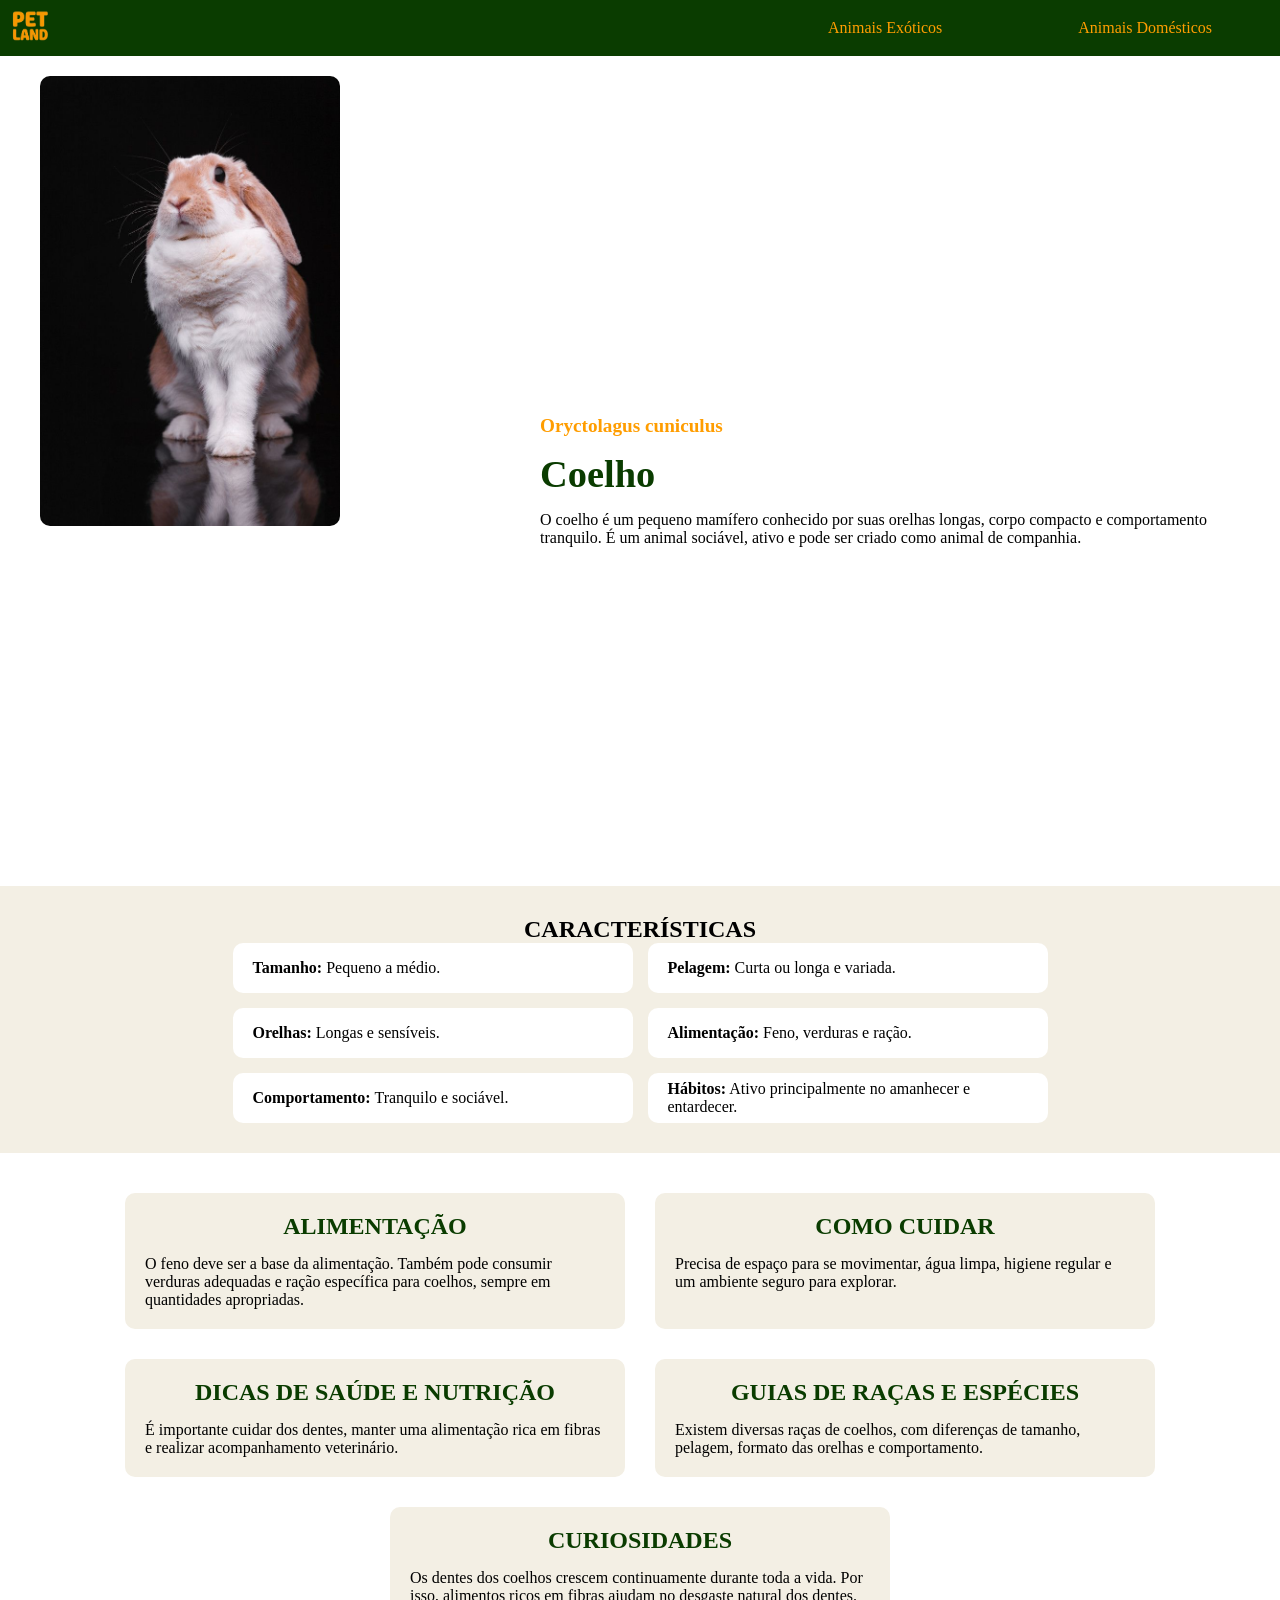
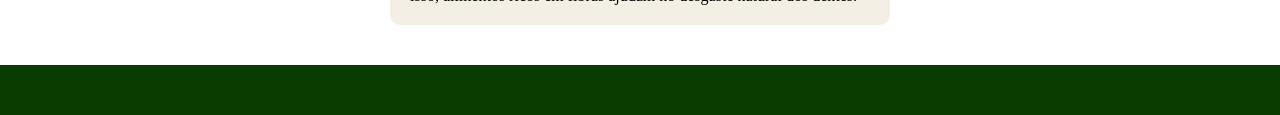
<file: pages/coelho.html>
<!DOCTYPE html>
<html lang="pt-br">

<head>
    <meta charset="UTF-8">
    <meta name="viewport" content="width=device-width, initial-scale=1.0">
    <title>PetLand Coelho</title>
    <link rel="stylesheet" href="../styles/structure.css">

</head>

<style>
    .image {
        width: auto;
        height: auto;
        max-width: 300px;
        max-height: 800px;
        border-radius: 10px;
    }

    .container {
        width: 100%;
        max-width: 1200px;
        margin: 0 auto;
    }

    main {
        display: flex;
        gap: 16px;
        padding-top: 20px;
        justify-content: space-between;
    }

    .apresentation {
        display: flex;
        flex-direction: column;
        max-width: 700px;
        gap: 15px;
        justify-content: center; 
        height: 90vh;
    }

    .latim {
        color: #ff9d00;
        font-size: clamp(1rem, 1.5vw, 2rem);
    }

    .name {
        color: #0A3C00;
        font-size: clamp(2rem, 3vw, 4rem);
    }

    /* CARACTERÍSTICAS */

    .caracteristicas {
        background-color: #F3EFE4;
        display: flex;
        flex-direction: column;
        align-items: center;
        padding: 30px 0;
    }

    .container-card {
        display: flex;
        flex-wrap: wrap;
        justify-content: center;
        gap: 15px;
    }

    .card {
        background-color: white;
        height: 50px;
        width: 400px;
        border-radius: 10px;
        display: flex;
        align-items: center;
        padding: 0px 20px;
    }

    .sobre {
        display: flex;
        flex-wrap: wrap;
        justify-content: center;
        gap: 30px;
        padding: 40px 20px;
    }

    .alimentacao,
    .cuidados,
    .saude,
    .guias,
    .curiosidade {
        width: 500px;
        max-width: 100%;
        padding: 20px;
        border-radius: 10px;
        background-color: #F3EFE4;
    }

    .alimentacao h1,
    .cuidados h1,
    .saude h1,
    .guias h1,
    .curiosidade h1 {
        text-align: center;
        color: #0A3C00;
        margin-bottom: 15px;
    }



    @media (max-width: 768px) {

        nav {
            padding: 15px;
        }

        .options {
            width: auto;
            gap: 15px;
        }

        main {
            flex-direction: column;
            align-items: center;
            text-align: center;
            padding: 30px 20px;
        }

        .image {
            max-width: 250px;
        }

        .apresentation {
            max-width: 100%;
            align-items: center;
        }

        .container-card {
            padding: 0 20px;
        }

        .card {
            width: 100%;
            max-width: 400px;
            height: auto;
            min-height: 50px;
        }

        .sobre {
            padding: 30px 20px;
            gap: 20px;
        }

        .alimentacao,
        .cuidados,
        .saude,
        .guias,
        .curiosidade {
            width: 100%;
        }

        footer {
            height: 50px;
        }
    }

    @media (max-width: 480px) {

        nav {
            flex-direction: column;
            gap: 15px;
        }

        .options {
            width: 100%;
            justify-content: center;
            gap: 10px;
        }

        .menu {
            left: 50%;
            transform: translateX(-50%);
        }

        main {
            padding: 25px 15px;
        }

        .image {
            max-width: 200px;
        }

        .name {
            font-size: 2rem;
        }

        .caracteristicas {
            padding: 25px 15px;
        }

        .container-card {
            padding: 0;
        }

        .card {
            width: 100%;
        }

        .sobre {
            padding: 25px 15px;
        }

        .alimentacao,
        .cuidados,
        .saude,
        .guias,
        .curiosidade {
            padding: 15px;
        }
    }
</style>

<body>

    <nav>

        <a href="../Index.html">
            <div>
                <figure>
                    <img src="../img/logo.png" alt="Logo Pet-Love" class="logo">
                </figure>
            </div>
        </a>

        <div class="options">

            <li class="drop">
                <a id="optionE" href="#exotico">Animais Exóticos</a>

                <div class="menu">
                    <a href="cobra.html">Cobra-do-milho</a>
                    <a href="iguana.html">Iguana</a>
                    <a href="coruja.html">Coruja</a>
                    <a href="arara.html">Arara</a>
                    <a href="furao.html">Furão</a>
                </div>
            </li>

            <li class="drop">
                <a id="optionD" href="#domestico">Animais Domésticos</a>

                <div class="menu">
                    <a href="gato.html">Gatos</a>
                    <a href="cachorro.html">Cachorros</a>
                    <a href="peixe.html">Peixe</a>
                    <a href="passaro.html">Passaro</a>
                    <a href="coelho.html">Coelho</a>
                </div>
            </li>

        </div>
    </nav>


    <main class="container">

        <figure>
            <img class="image" src="../img/coelho.jpg" alt="Coelho">
        </figure>

        <div class="apresentation">

            <h3 class="latim">Oryctolagus cuniculus</h3>

            <h1 class="name">Coelho</h1>

            <p>
                O coelho é um pequeno mamífero conhecido por suas
                orelhas longas, corpo compacto e comportamento
                tranquilo. É um animal sociável, ativo e pode ser
                criado como animal de companhia.
            </p>

        </div>

    </main>


    <section class="caracteristicas">

        <center>
            <h1>CARACTERÍSTICAS</h1>
        </center>

        <div class="container-card container">

            <div class="card">
                <p>
                    <strong>Tamanho:</strong> Pequeno a médio.
                </p>
            </div>

            <div class="card">
                <p>
                    <strong>Pelagem:</strong> Curta ou longa e variada.
                </p>
            </div>

            <div class="card">
                <p>
                    <strong>Orelhas:</strong> Longas e sensíveis.
                </p>
            </div>

            <div class="card">
                <p>
                    <strong>Alimentação:</strong> Feno, verduras e ração.
                </p>
            </div>

            <div class="card">
                <p>
                    <strong>Comportamento:</strong> Tranquilo e sociável.
                </p>
            </div>

            <div class="card">
                <p>
                    <strong>Hábitos:</strong> Ativo principalmente no amanhecer e entardecer.
                </p>
            </div>

        </div>

    </section>


    <section>
        <div class="container">

            <div class=" sobre">
                <div class="alimentacao">

                    <h1>ALIMENTAÇÃO</h1>

                    <div>
                        <p>
                            O feno deve ser a base da alimentação. Também pode
                            consumir verduras adequadas e ração específica para
                            coelhos, sempre em quantidades apropriadas.
                        </p>
                    </div>

                </div>


                <div class="cuidados">

                    <h1>COMO CUIDAR</h1>

                    <div>
                        <p>
                            Precisa de espaço para se movimentar, água limpa,
                            higiene regular e um ambiente seguro para explorar.
                        </p>
                    </div>

                </div>


                <div class="saude">

                    <h1>DICAS DE SAÚDE E NUTRIÇÃO</h1>

                    <div>
                        <p>
                            É importante cuidar dos dentes, manter uma alimentação
                            rica em fibras e realizar acompanhamento veterinário.
                        </p>
                    </div>

                </div>


                <div class="guias">

                    <h1>GUIAS DE RAÇAS E ESPÉCIES</h1>

                    <div>
                        <p>
                            Existem diversas raças de coelhos, com diferenças
                            de tamanho, pelagem, formato das orelhas e comportamento.
                        </p>
                    </div>

                </div>


                <div class="curiosidade">

                    <h1>CURIOSIDADES</h1>

                    <div>
                        <p>
                            Os dentes dos coelhos crescem continuamente durante
                            toda a vida. Por isso, alimentos ricos em fibras
                            ajudam no desgaste natural dos dentes.
                        </p>
                    </div>

                </div>
            </div>

        </div>

    </section>


    <footer>

    </footer>

</body>

</html>
</file>
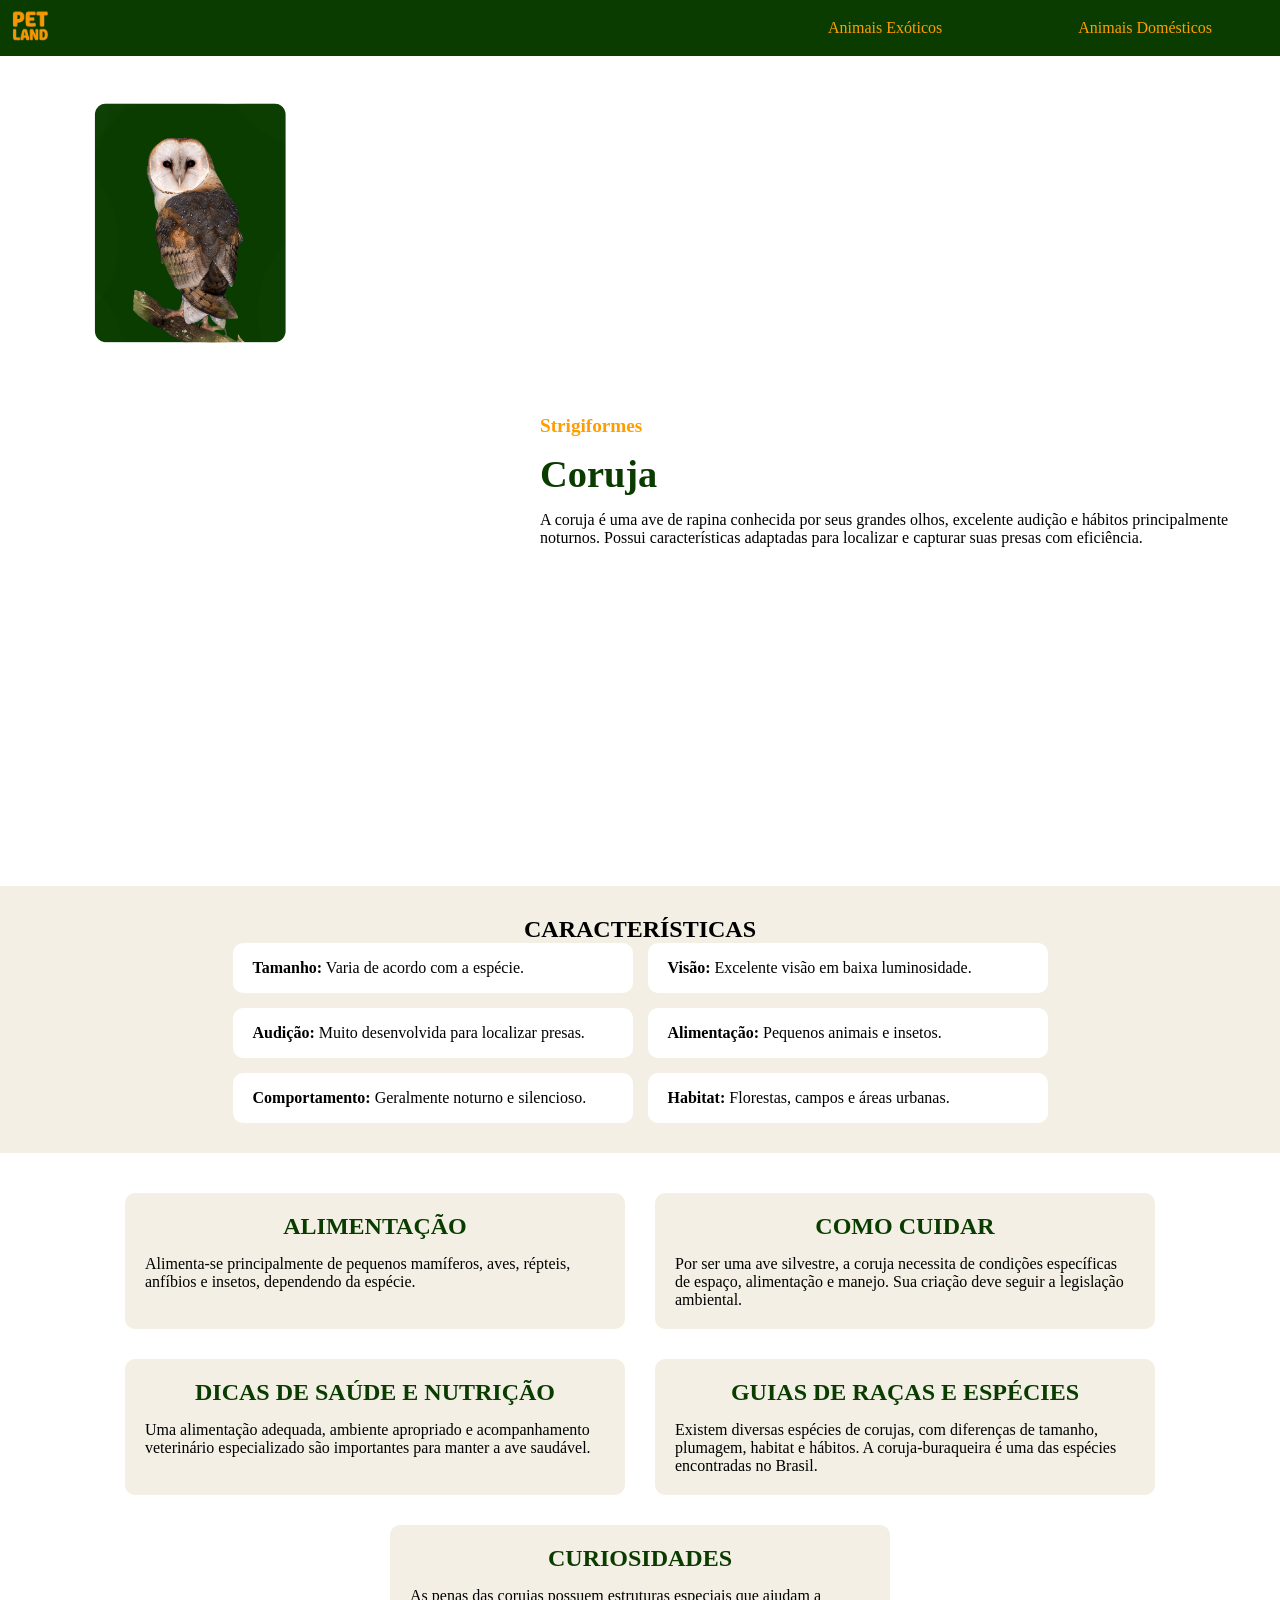
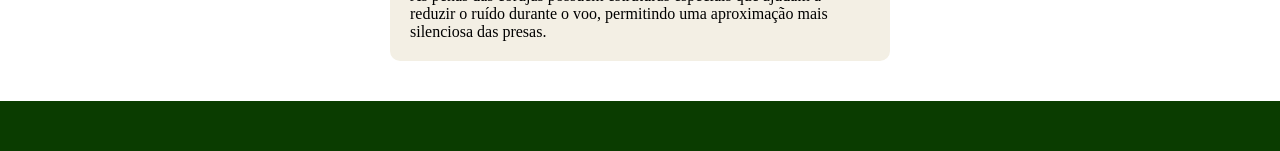
<file: pages/coruja.html>
<!DOCTYPE html>

<html lang="en">

<head>
    <meta charset="UTF-8">
    <meta name="viewport" content="width=device-width, initial-scale=1.0">
    <title>PetLand Coruja</title>
    <link rel="stylesheet" href="../styles/structure.css">

</head>

<style>
    .image {
        width: auto;
        height: auto;
        max-width: 300px;
        max-height: 800px;
        border-radius: 10px;
    }

    .container {
        width: 100%;
        max-width: 1200px;
        margin: 0 auto;
    }

    main {
        display: flex;
        gap: 16px;
        padding-top: 20px;
        justify-content: space-between;
    }

    .apresentation {
        display: flex;
        flex-direction: column;
        max-width: 700px;
        gap: 15px;
        justify-content: center;
        height: 90vh;
    }

    .latim {
        color: #ff9d00;
        font-size: clamp(1rem, 1.5vw, 2rem);
    }

    .name {
        color: #0A3C00;
        font-size: clamp(2rem, 3vw, 4rem);
    }

    .caracteristicas {
        background-color: #F3EFE4;
        display: flex;
        flex-direction: column;
        align-items: center;
        padding: 30px 0;
    }

    .container-card {
        display: flex;
        flex-wrap: wrap;
        justify-content: center;
        gap: 15px;
    }

    .card {
        background-color: white;
        height: 50px;
        width: 400px;
        border-radius: 10px;
        display: flex;
        align-items: center;
        padding: 0px 20px;
    }

    .sobre {
        display: flex;
        flex-wrap: wrap;
        justify-content: center;
        gap: 30px;
        padding: 40px 20px;
    }

    .alimentacao,
    .cuidados,
    .saude,
    .guias,
    .curiosidade {
        width: 500px;
        max-width: 100%;
        padding: 20px;
        border-radius: 10px;
        background-color: #F3EFE4;
    }

    .alimentacao h1,
    .cuidados h1,
    .saude h1,
    .guias h1,
    .curiosidade h1 {
        text-align: center;
        color: #0A3C00;
        margin-bottom: 15px;
    }




    @media (max-width: 768px) {

        nav {
            padding: 15px;
        }

        .options {
            width: auto;
            gap: 15px;
        }

        main {
            flex-direction: column;
            align-items: center;
            text-align: center;
            padding: 30px 20px;
        }

        .image {
            max-width: 250px;
        }

        .apresentation {
            max-width: 100%;
            align-items: center;
        }

        .container-card {
            padding: 0 20px;
        }

        .card {
            width: 100%;
            max-width: 400px;
            height: auto;
            min-height: 50px;
            padding: 15px;
        }

        .sobre {
            padding: 30px 20px;
            gap: 20px;
        }

        .alimentacao,
        .cuidados,
        .saude,
        .guias,
        .curiosidade {
            width: 100%;
        }

        footer {
            height: 50px;
        }
    }

    @media (max-width: 480px) {

        nav {
            flex-direction: column;
            gap: 15px;
        }

        .options {
            width: 100%;
            justify-content: center;
            gap: 10px;
        }

        .menu {
            left: 50%;
            transform: translateX(-50%);
        }

        main {
            padding: 25px 15px;
        }

        .image {
            max-width: 200px;
        }

        .name {
            font-size: 2rem;
        }

        .caracteristicas {
            padding: 25px 15px;
        }

        .container-card {
            padding: 0;
        }

        .card {
            width: 100%;
        }

        .sobre {
            padding: 25px 15px;
        }

        .alimentacao,
        .cuidados,
        .saude,
        .guias,
        .curiosidade {
            padding: 15px;
        }
    }
</style>

<body>

    <nav>
        <a href="../Index.html">
            <div>
                <figure>
                    <img src="../img/logo.png" alt="Logo Pet-Love" class="logo">
                </figure>
            </div>
        </a>

        <div class="options">

            <li class="drop">
                <a id="optionE" href="#exotico">Animais Exóticos</a>

                <div class="menu">
                    <a href="cobra.html">Cobra-do-milho</a>
                    <a href="iguana.html">Iguana</a>
                    <a href="coruja.html">Coruja</a>
                    <a href="arara.html">Arara</a>
                    <a href="furao.html">Furão</a>
                </div>
            </li>

            <li class="drop">
                <a id="optionD" href="#domestico">Animais Domésticos</a>

                <div class="menu">
                    <a href="gato.html">Gatos</a>
                    <a href="cachorro.html">Cachorros</a>
                    <a href="peixe.html">Peixe</a>
                    <a href="passaro.html">Passaro</a>
                    <a href="coelho.html">Coelho</a>
                </div>
            </li>

        </div>
    </nav>


    <main class="container">

        <figure>
            <img class="image" src="../img/coruja.png" alt="CORUJA">
        </figure>

        <div class="apresentation">

            <h3 class="latim">Strigiformes</h3>

            <h1 class="name">Coruja</h1>

            <p>
                A coruja é uma ave de rapina conhecida por seus grandes olhos,
                excelente audição e hábitos principalmente noturnos. Possui
                características adaptadas para localizar e capturar suas presas
                com eficiência.
            </p>

        </div>

    </main>


    <section class="caracteristicas">

        <center>
            <h1>CARACTERÍSTICAS</h1>
        </center>

        <div class="container-card container">

            <div class="card">
                <p>
                    <strong>Tamanho:</strong> Varia de acordo com a espécie.
                </p>
            </div>

            <div class="card">
                <p>
                    <strong>Visão:</strong> Excelente visão em baixa luminosidade.
                </p>
            </div>

            <div class="card">
                <p>
                    <strong>Audição:</strong> Muito desenvolvida para localizar presas.
                </p>
            </div>

            <div class="card">
                <p>
                    <strong>Alimentação:</strong> Pequenos animais e insetos.
                </p>
            </div>

            <div class="card">
                <p>
                    <strong>Comportamento:</strong> Geralmente noturno e silencioso.
                </p>
            </div>

            <div class="card">
                <p>
                    <strong>Habitat:</strong> Florestas, campos e áreas urbanas.
                </p>
            </div>

        </div>

    </section>


    <section>
        <div class="container">

            <div class=" sobre">

                <div class="alimentacao">

                    <h1>ALIMENTAÇÃO</h1>
                    <div>
                        <p>
                            Alimenta-se principalmente de pequenos mamíferos,
                            aves, répteis, anfíbios e insetos, dependendo da espécie.
                        </p>
                    </div>
                </div>


                <div class="cuidados">
                    <h1>COMO CUIDAR</h1>
                    <div>
                        <p>
                            Por ser uma ave silvestre, a coruja necessita de condições
                            específicas de espaço, alimentação e manejo. Sua criação
                            deve seguir a legislação ambiental.
                        </p>
                    </div>
                </div>


                <div class="saude">
                    <h1>DICAS DE SAÚDE E NUTRIÇÃO</h1>
                    <div>
                        <p>
                            Uma alimentação adequada, ambiente apropriado e acompanhamento
                            veterinário especializado são importantes para manter a ave saudável.
                        </p>
                    </div>
                </div>


                <div class="guias">

                    <h1>GUIAS DE RAÇAS E ESPÉCIES</h1>

                    <div>
                        <p>
                            Existem diversas espécies de corujas, com diferenças de
                            tamanho, plumagem, habitat e hábitos. A coruja-buraqueira
                            é uma das espécies encontradas no Brasil.
                        </p>
                    </div>
                </div>

                <div class="curiosidade">
                    <h1>CURIOSIDADES</h1>
                    <div>
                        <p>
                            As penas das corujas possuem estruturas especiais que
                            ajudam a reduzir o ruído durante o voo, permitindo uma
                            aproximação mais silenciosa das presas.
                        </p>
                    </div>
                </div>
            </div>
        </div>
    </section>


    <footer>

    </footer>

</body>

</html>
</file>
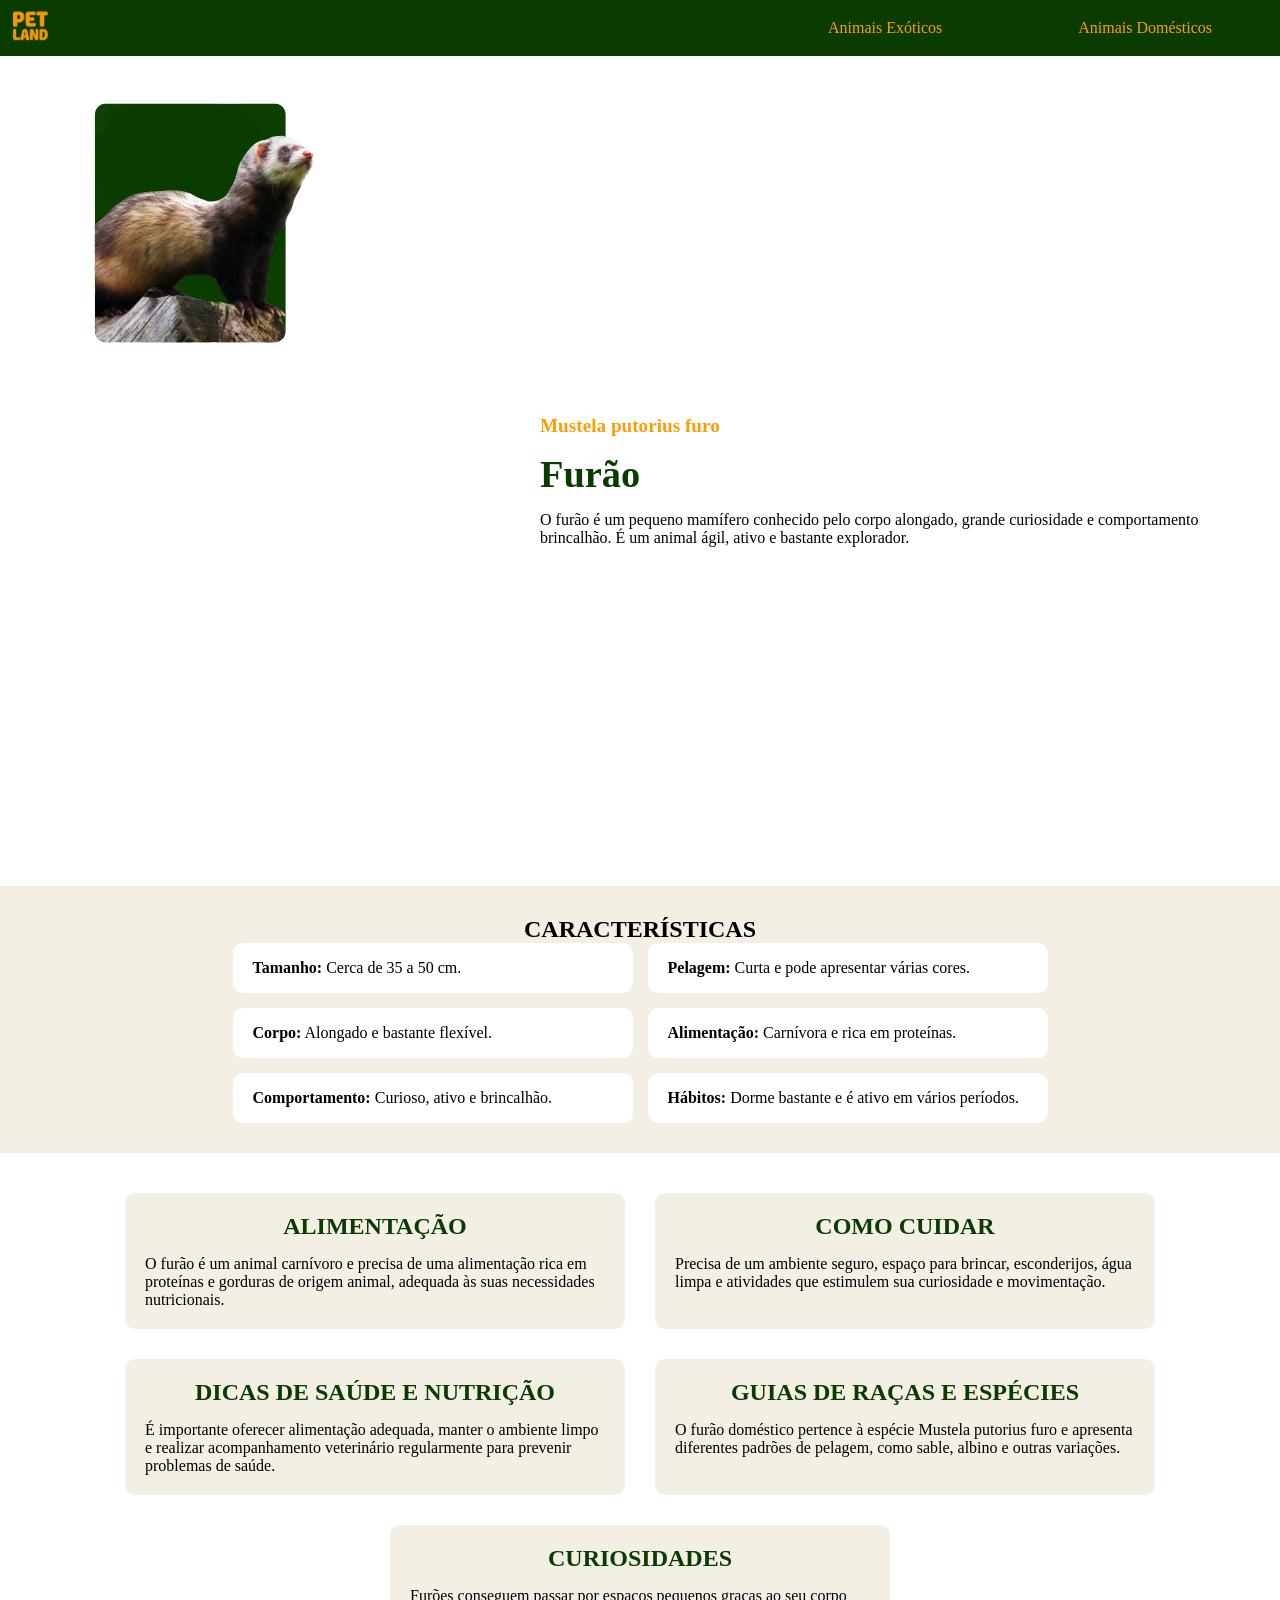
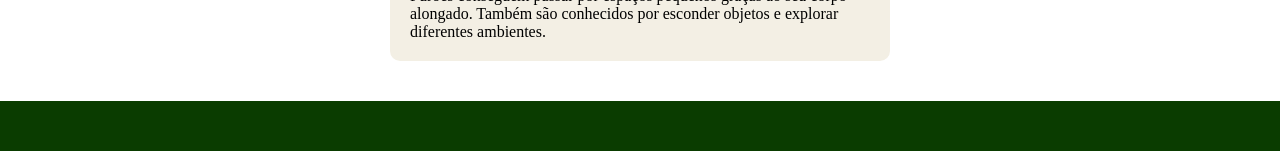
<file: pages/furao.html>
<!DOCTYPE html>

<html lang="en">

<head>
    <meta charset="UTF-8">
    <meta name="viewport" content="width=device-width, initial-scale=1.0">
    <title>PetLand Furão</title>
    <link rel="stylesheet" href="../styles/structure.css">

</head>

<style>
    .image {
        width: auto;
        height: auto;
        max-width: 300px;
        max-height: 800px;
        border-radius: 10px;
    }

    .container {
        width: 100%;
        max-width: 1200px;
        margin: 0 auto;
    }

    main {
        display: flex;
        gap: 16px;
        padding-top: 20px;
        justify-content: space-between;
    }

    .apresentation {
        display: flex;
        flex-direction: column;
        max-width: 700px;
        gap: 15px;
        justify-content: center;
        height: 90vh;
    }

    .latim {
        color: #ff9d00;
        font-size: clamp(1rem, 1.5vw, 2rem);
    }

    .name {
        color: #0A3C00;
        font-size: clamp(2rem, 3vw, 4rem);
    }

    .caracteristicas {
        background-color: #F3EFE4;
        display: flex;
        flex-direction: column;
        align-items: center;
        padding: 30px 0;
    }

    .container-card {
        display: flex;
        flex-wrap: wrap;
        justify-content: center;
        gap: 15px;
    }

    .card {
        background-color: white;
        height: 50px;
        width: 400px;
        border-radius: 10px;
        display: flex;
        align-items: center;
        padding: 0px 20px;
    }

    .sobre {
        display: flex;
        flex-wrap: wrap;
        justify-content: center;
        gap: 30px;
        padding: 40px 20px;
    }

    .alimentacao,
    .cuidados,
    .saude,
    .guias,
    .curiosidade {
        width: 500px;
        max-width: 100%;
        padding: 20px;
        border-radius: 10px;
        background-color: #F3EFE4;
    }

    .alimentacao h1,
    .cuidados h1,
    .saude h1,
    .guias h1,
    .curiosidade h1 {
        text-align: center;
        color: #0A3C00;
        margin-bottom: 15px;
    }




    @media (max-width: 768px) {

        nav {
            padding: 15px;
        }

        .options {
            width: auto;
            gap: 15px;
        }

        main {
            flex-direction: column;
            align-items: center;
            text-align: center;
            padding: 30px 20px;
        }

        .image {
            max-width: 250px;
        }

        .apresentation {
            max-width: 100%;
            align-items: center;
        }

        .container-card {
            padding: 0 20px;
        }

        .card {
            width: 100%;
            max-width: 400px;
            height: auto;
            min-height: 50px;
            padding: 15px;
        }

        .sobre {
            padding: 30px 20px;
            gap: 20px;
        }

        .alimentacao,
        .cuidados,
        .saude,
        .guias,
        .curiosidade {
            width: 100%;
        }

        footer {
            height: 50px;
        }
    }

    @media (max-width: 480px) {

        nav {
            flex-direction: column;
            gap: 15px;
        }

        .options {
            width: 100%;
            justify-content: center;
            gap: 10px;
        }

        .menu {
            left: 50%;
            transform: translateX(-50%);
        }

        main {
            padding: 25px 15px;
        }

        .image {
            max-width: 200px;
        }

        .name {
            font-size: 2rem;
        }

        .caracteristicas {
            padding: 25px 15px;
        }

        .container-card {
            padding: 0;
        }

        .card {
            width: 100%;
        }

        .sobre {
            padding: 25px 15px;
        }

        .alimentacao,
        .cuidados,
        .saude,
        .guias,
        .curiosidade {
            padding: 15px;
        }
    }
</style>

<body>

    <nav>
        <a href="../Index.html">
            <div>
                <figure>
                    <img src="../img/logo.png" alt="Logo Pet-Love" class="logo">
                </figure>
            </div>
        </a>

        <div class="options">

            <li class="drop">
                <a id="optionE" href="#exotico">Animais Exóticos</a>

                <div class="menu">
                    <a href="cobra.html">Cobra-do-milho</a>
                    <a href="iguana.html">Iguana</a>
                    <a href="coruja.html">Coruja</a>
                    <a href="arara.html">Arara</a>
                    <a href="furao.html">Furão</a>
                </div>
            </li>

            <li class="drop">
                <a id="optionD" href="#domestico">Animais Domésticos</a>

                <div class="menu">
                    <a href="gato.html">Gatos</a>
                    <a href="cachorro.html">Cachorros</a>
                    <a href="peixe.html">Peixe</a>
                    <a href="passaro.html">Passaro</a>
                    <a href="coelho.html">Coelho</a>
                </div>
            </li>

        </div>
    </nav>


    <main class="container">

        <figure>
            <img class="image" src="../img/furao.png" alt="FURÃO">
        </figure>

        <div class="apresentation">

            <h3 class="latim">Mustela putorius furo</h3>

            <h1 class="name">Furão</h1>

            <p>
                O furão é um pequeno mamífero conhecido pelo corpo alongado,
                grande curiosidade e comportamento brincalhão. É um animal
                ágil, ativo e bastante explorador.
            </p>

        </div>

    </main>


    <section class="caracteristicas">

        <center>
            <h1>CARACTERÍSTICAS</h1>
        </center>

        <div class="container-card container">

            <div class="card">
                <p>
                    <strong>Tamanho:</strong> Cerca de 35 a 50 cm.
                </p>
            </div>

            <div class="card">
                <p>
                    <strong>Pelagem:</strong> Curta e pode apresentar várias cores.
                </p>
            </div>

            <div class="card">
                <p>
                    <strong>Corpo:</strong> Alongado e bastante flexível.
                </p>
            </div>

            <div class="card">
                <p>
                    <strong>Alimentação:</strong> Carnívora e rica em proteínas.
                </p>
            </div>

            <div class="card">
                <p>
                    <strong>Comportamento:</strong> Curioso, ativo e brincalhão.
                </p>
            </div>

            <div class="card">
                <p>
                    <strong>Hábitos:</strong> Dorme bastante e é ativo em vários períodos.
                </p>
            </div>

        </div>

    </section>


    <section>
        <div class="container">

            <div class=" sobre">
                <div class="alimentacao">

                    <h1>ALIMENTAÇÃO</h1>

                    <div>
                        <p>
                            O furão é um animal carnívoro e precisa de uma alimentação
                            rica em proteínas e gorduras de origem animal, adequada às
                            suas necessidades nutricionais.
                        </p>
                    </div>

                </div>


                <div class="cuidados">

                    <h1>COMO CUIDAR</h1>

                    <div>
                        <p>
                            Precisa de um ambiente seguro, espaço para brincar,
                            esconderijos, água limpa e atividades que estimulem
                            sua curiosidade e movimentação.
                        </p>
                    </div>

                </div>


                <div class="saude">

                    <h1>DICAS DE SAÚDE E NUTRIÇÃO</h1>

                    <div>
                        <p>
                            É importante oferecer alimentação adequada, manter o
                            ambiente limpo e realizar acompanhamento veterinário
                            regularmente para prevenir problemas de saúde.
                        </p>
                    </div>

                </div>


                <div class="guias">

                    <h1>GUIAS DE RAÇAS E ESPÉCIES</h1>

                    <div>
                        <p>
                            O furão doméstico pertence à espécie Mustela putorius furo
                            e apresenta diferentes padrões de pelagem, como sable,
                            albino e outras variações.
                        </p>
                    </div>

                </div>


                <div class="curiosidade">

                    <h1>CURIOSIDADES</h1>

                    <div>
                        <p>
                            Furões conseguem passar por espaços pequenos graças ao
                            seu corpo alongado. Também são conhecidos por esconder
                            objetos e explorar diferentes ambientes.
                        </p>
                    </div>

                </div>
            </div>

        </div>

    </section>


    <footer>

    </footer>

</body>

</html>
</file>
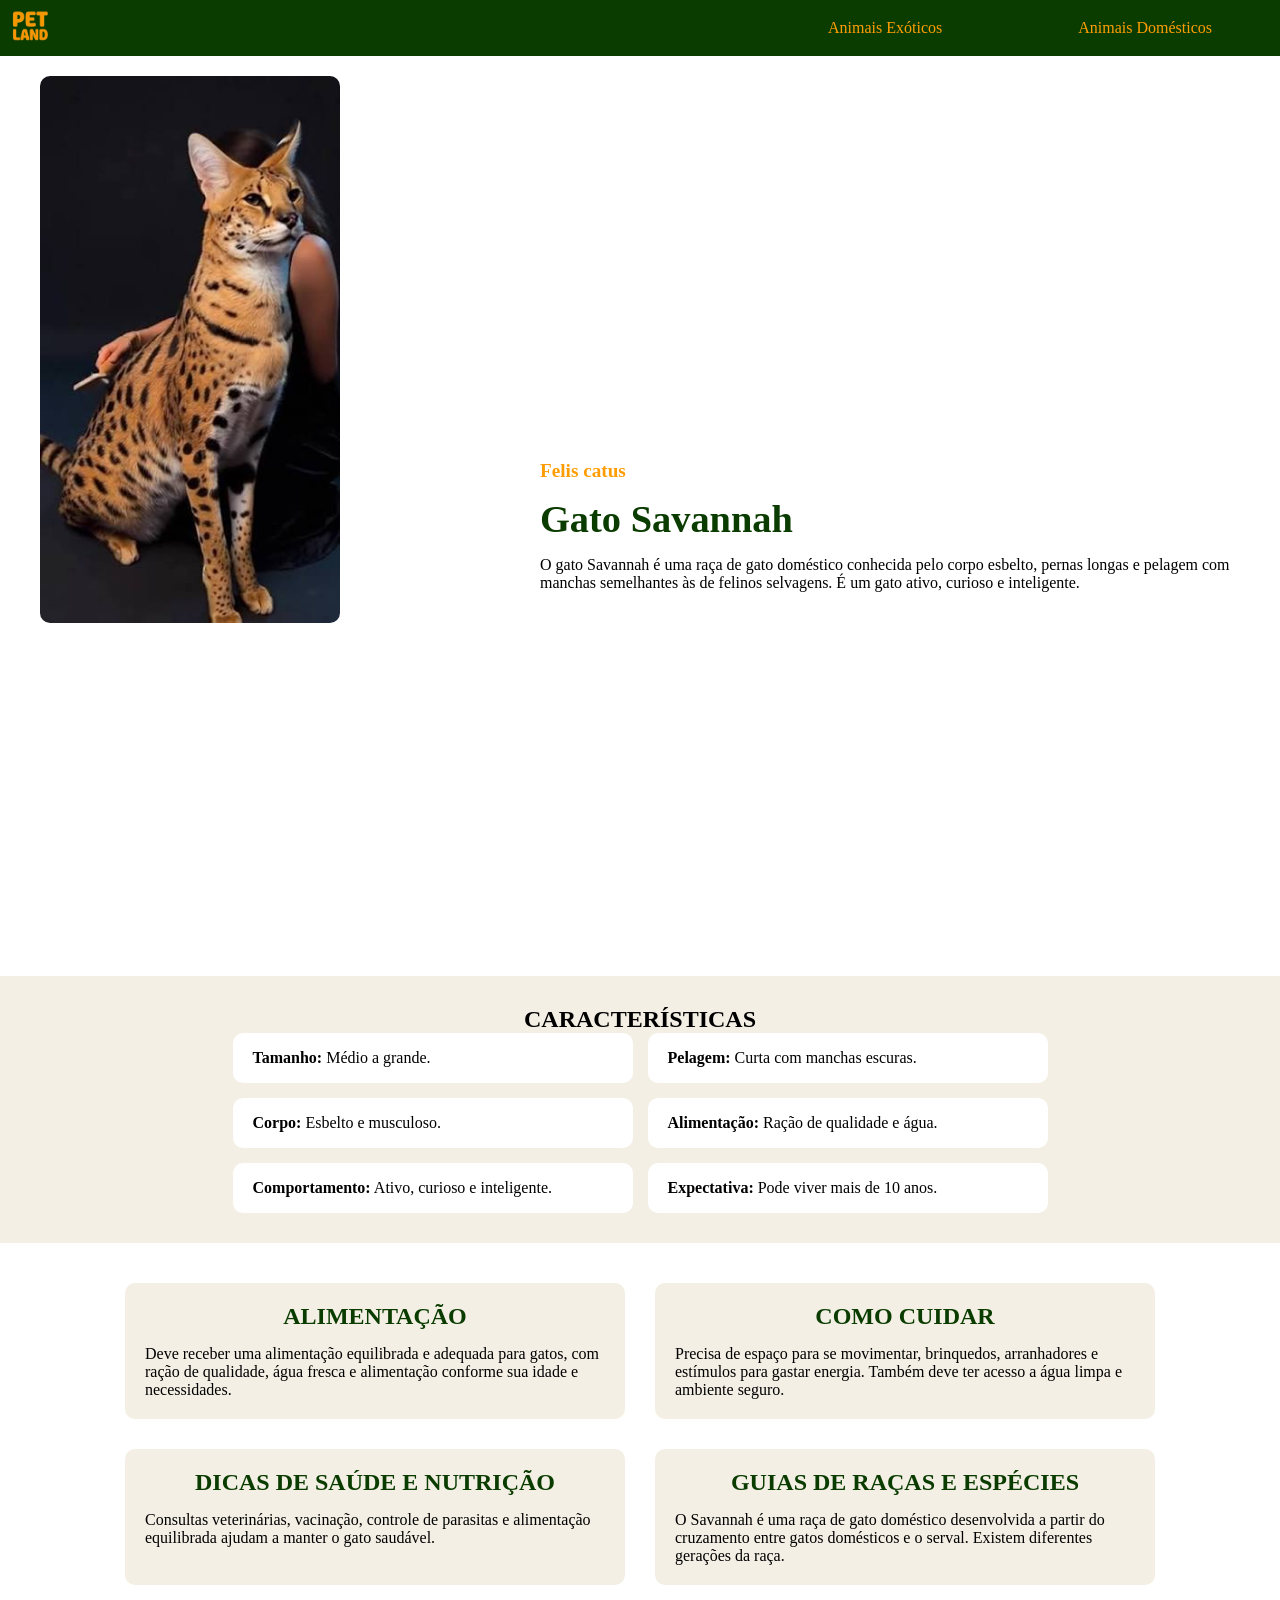
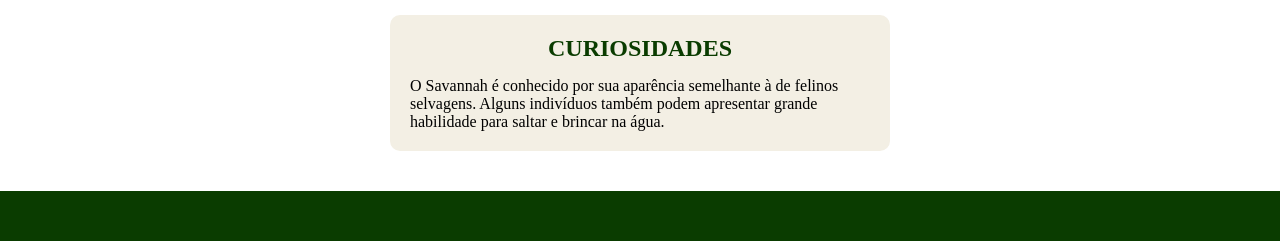
<file: pages/gato.html>
<!DOCTYPE html>

<html lang="en">

<head>
    <meta charset="UTF-8">
    <meta name="viewport" content="width=device-width, initial-scale=1.0">
    <title>PetLand Gato Savannah</title>
    <link rel="stylesheet" href="../styles/structure.css">

</head>

<style>
    .image {
        width: auto;
        height: auto;
        max-width: 300px;
        max-height: 800px;
        border-radius: 10px;
    }

    .container {
        width: 100%;
        max-width: 1200px;
        margin: 0 auto;
    }

    main {
        display: flex;
        gap: 16px;
        padding-top: 20px;
        justify-content: space-between;
    }

    .apresentation {
        display: flex;
        flex-direction: column;
        max-width: 700px;
        gap: 15px;
        justify-content: center;
        height: 100vh;
    }

    .latim {
        color: #ff9d00;
        font-size: clamp(1rem, 1.5vw, 2rem);
    }

    .name {
        color: #0A3C00;
        font-size: clamp(2rem, 3vw, 4rem);
    }

    .caracteristicas {
        background-color: #F3EFE4;
        display: flex;
        flex-direction: column;
        align-items: center;
        padding: 30px 0;
    }

    .container-card {
        display: flex;
        flex-wrap: wrap;
        justify-content: center;
        gap: 15px;
    }

    .card {
        background-color: white;
        height: 50px;
        width: 400px;
        border-radius: 10px;
        display: flex;
        align-items: center;
        padding: 0px 20px;
    }

    .sobre {
        display: flex;
        flex-wrap: wrap;
        justify-content: center;
        gap: 30px;
        padding: 40px 20px;
    }

    .alimentacao,
    .cuidados,
    .saude,
    .guias,
    .curiosidade {
        width: 500px;
        max-width: 100%;
        padding: 20px;
        border-radius: 10px;
        background-color: #F3EFE4;
    }

    .alimentacao h1,
    .cuidados h1,
    .saude h1,
    .guias h1,
    .curiosidade h1 {
        text-align: center;
        color: #0A3C00;
        margin-bottom: 15px;
    }

    @media (max-width: 768px) {

        nav {
            padding: 15px;
        }

        .options {
            width: auto;
            gap: 15px;
        }

        main {
            flex-direction: column;
            align-items: center;
            text-align: center;
            padding: 30px 20px;
        }

        .image {
            max-width: 250px;
        }

        .apresentation {
            max-width: 100%;
            align-items: center;
        }

        .container-card {
            padding: 0 20px;
        }

        .card {
            width: 100%;
            max-width: 400px;
            height: auto;
            min-height: 50px;
            padding: 15px;
        }

        .sobre {
            padding: 30px 20px;
            gap: 20px;
        }

        .alimentacao,
        .cuidados,
        .saude,
        .guias,
        .curiosidade {
            width: 100%;
        }

        footer {
            height: 50px;
        }
    }

    @media (max-width: 480px) {

        nav {
            flex-direction: column;
            gap: 15px;
        }

        .options {
            width: 100%;
            justify-content: center;
            gap: 10px;
        }

        .menu {
            left: 50%;
            transform: translateX(-50%);
        }

        main {
            padding: 25px 15px;
        }

        .image {
            max-width: 200px;
        }

        .name {
            font-size: 2rem;
        }

        .caracteristicas {
            padding: 25px 15px;
        }

        .container-card {
            padding: 0;
        }

        .card {
            width: 100%;
        }

        .sobre {
            padding: 25px 15px;
        }

        .alimentacao,
        .cuidados,
        .saude,
        .guias,
        .curiosidade {
            padding: 15px;
        }
    }
</style>

<body>

    <nav>
        <a href="../Index.html">
            <div>
                <figure>
                    <img src="../img/logo.png" alt="Logo Pet-Love" class="logo">
                </figure>
            </div>
        </a>

        <div class="options">

            <li class="drop">
                <a id="optionE" href="#exotico">Animais Exóticos</a>

                <div class="menu">
                    <a href="cobra.html">Cobra-do-milho</a>
                    <a href="iguana.html">Iguana</a>
                    <a href="coruja.html">Coruja</a>
                    <a href="arara.html">Arara</a>
                    <a href="furao.html">Furão</a>
                </div>
            </li>

            <li class="drop">
                <a id="optionD" href="#domestico">Animais Domésticos</a>

                <div class="menu">
                    <a href="gato.html">Gatos</a>
                    <a href="cachorro.html">Cachorros</a>
                    <a href="peixe.html">Peixe</a>
                    <a href="passaro.html">Passaro</a>
                    <a href="coelho.html">Coelho</a>
                </div>
            </li>

        </div>
    </nav>


    <main class="container">

        <figure>
            <img class="image" src="../img/savannah.jpg" alt="GATO SAVANNAH">
        </figure>

        <div class="apresentation">

            <h3 class="latim">Felis catus</h3>

            <h1 class="name">Gato Savannah</h1>

            <p>
                O gato Savannah é uma raça de gato doméstico conhecida pelo
                corpo esbelto, pernas longas e pelagem com manchas semelhantes
                às de felinos selvagens. É um gato ativo, curioso e inteligente.
            </p>

        </div>

    </main>


    <section class="caracteristicas">

        <center>
            <h1>CARACTERÍSTICAS</h1>
        </center>

        <div class="container-card container">

            <div class="card">
                <p>
                    <strong>Tamanho:</strong> Médio a grande.
                </p>
            </div>

            <div class="card">
                <p>
                    <strong>Pelagem:</strong> Curta com manchas escuras.
                </p>
            </div>

            <div class="card">
                <p>
                    <strong>Corpo:</strong> Esbelto e musculoso.
                </p>
            </div>

            <div class="card">
                <p>
                    <strong>Alimentação:</strong> Ração de qualidade e água.
                </p>
            </div>

            <div class="card">
                <p>
                    <strong>Comportamento:</strong> Ativo, curioso e inteligente.
                </p>
            </div>

            <div class="card">
                <p>
                    <strong>Expectativa:</strong> Pode viver mais de 10 anos.
                </p>
            </div>

        </div>

    </section>


    <section>
        <div class="container">

            <div class=" sobre">
                <div class="alimentacao">

                    <h1>ALIMENTAÇÃO</h1>

                    <div>
                        <p>
                            Deve receber uma alimentação equilibrada e adequada para
                            gatos, com ração de qualidade, água fresca e alimentação
                            conforme sua idade e necessidades.
                        </p>
                    </div>

                </div>


                <div class="cuidados">

                    <h1>COMO CUIDAR</h1>

                    <div>
                        <p>
                            Precisa de espaço para se movimentar, brinquedos, arranhadores
                            e estímulos para gastar energia. Também deve ter acesso a
                            água limpa e ambiente seguro.
                        </p>
                    </div>

                </div>


                <div class="saude">

                    <h1>DICAS DE SAÚDE E NUTRIÇÃO</h1>

                    <div>
                        <p>
                            Consultas veterinárias, vacinação, controle de parasitas
                            e alimentação equilibrada ajudam a manter o gato saudável.
                        </p>
                    </div>

                </div>


                <div class="guias">

                    <h1>GUIAS DE RAÇAS E ESPÉCIES</h1>

                    <div>
                        <p>
                            O Savannah é uma raça de gato doméstico desenvolvida a
                            partir do cruzamento entre gatos domésticos e o serval.
                            Existem diferentes gerações da raça.
                        </p>
                    </div>

                </div>


                <div class="curiosidade">

                    <h1>CURIOSIDADES</h1>

                    <div>
                        <p>
                            O Savannah é conhecido por sua aparência semelhante à de
                            felinos selvagens. Alguns indivíduos também podem apresentar
                            grande habilidade para saltar e brincar na água.
                        </p>
                    </div>

                </div>
            </div>

        </div>

    </section>


    <footer>

    </footer>

</body>

</html>
</file>
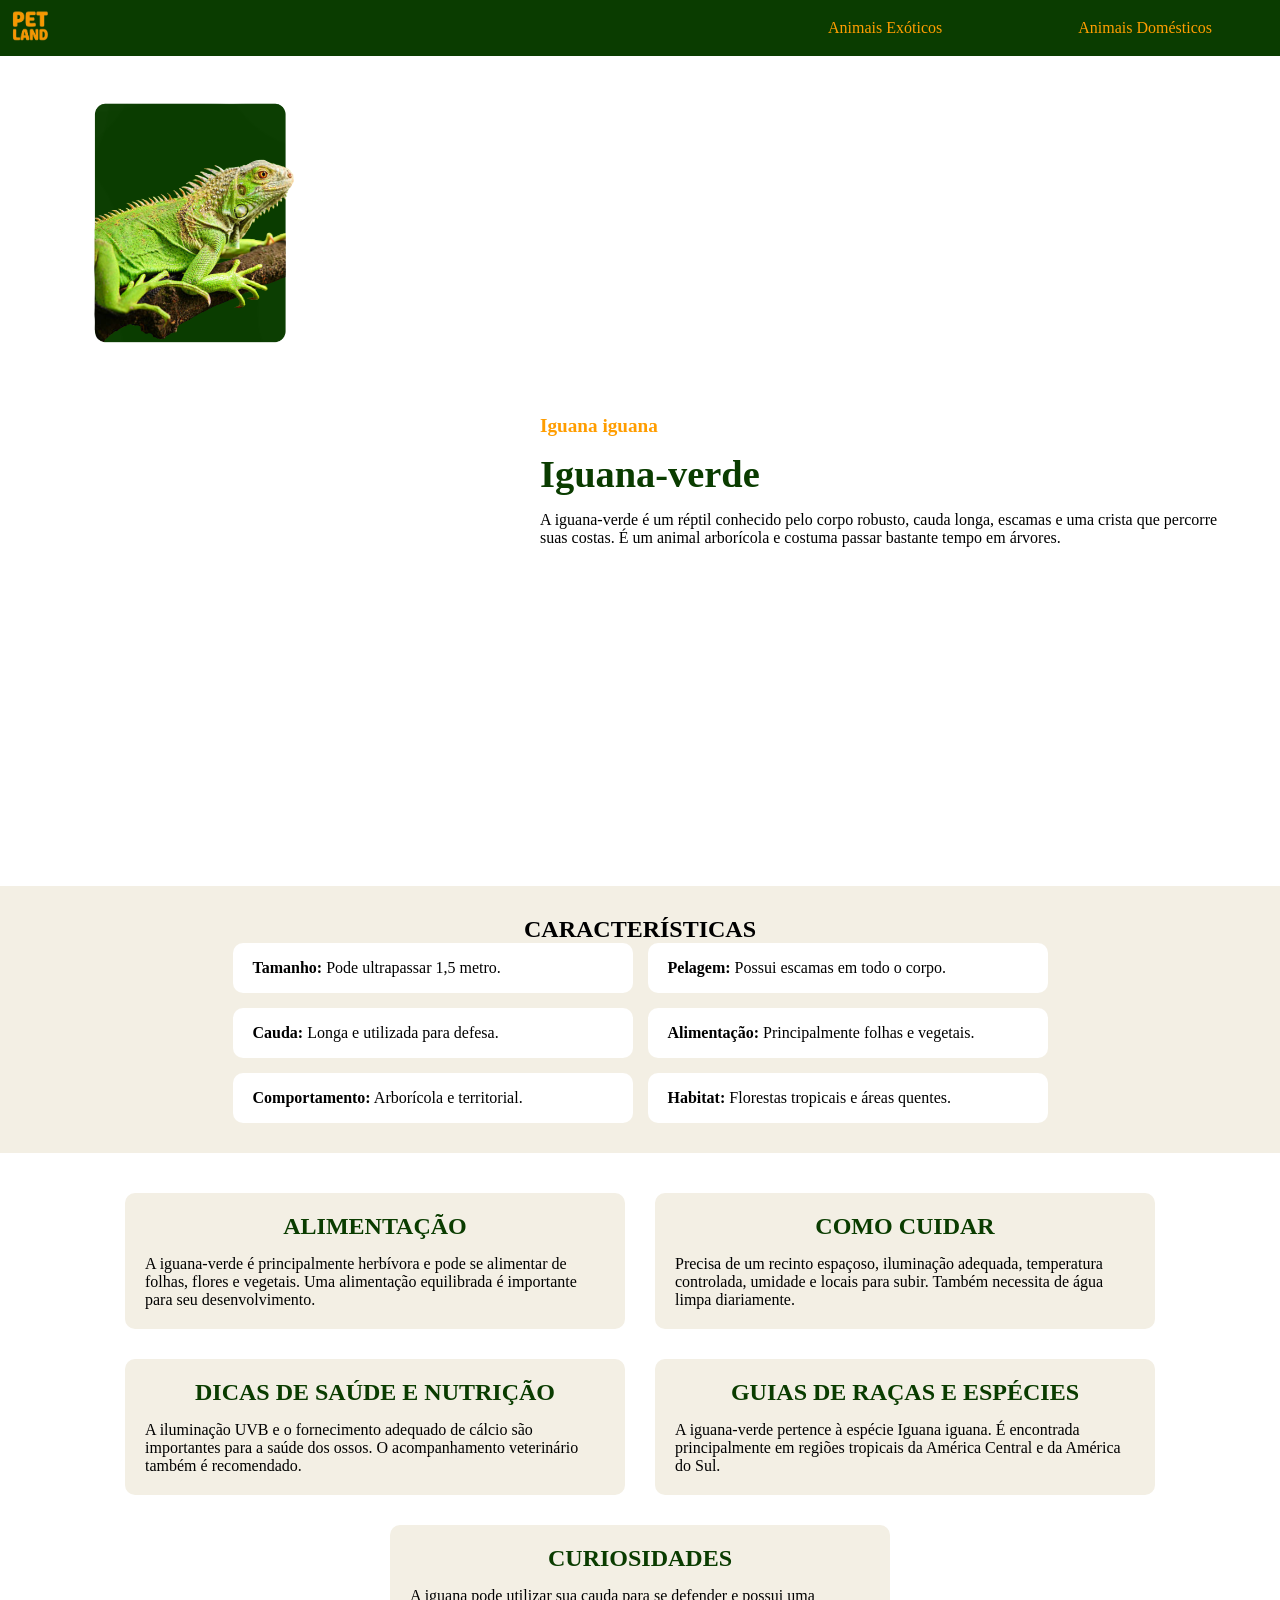
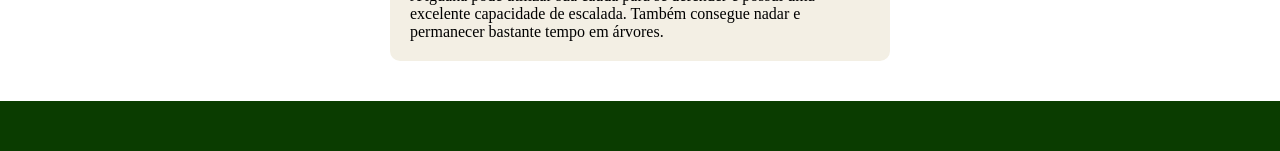
<file: pages/iguana.html>
<!DOCTYPE html>

<html lang="en">

<head>
    <meta charset="UTF-8">
    <meta name="viewport" content="width=device-width, initial-scale=1.0">
    <title>PetLand Iguana</title>
    <link rel="stylesheet" href="../styles/structure.css">

</head>

<style>
    .image {
        width: auto;
        height: auto;
        max-width: 300px;
        max-height: 800px;
        border-radius: 10px;
    }

    .container {
        width: 100%;
        max-width: 1200px;
        margin: 0 auto;
    }

    main {
        display: flex;
        gap: 16px;
        padding-top: 20px;
        justify-content: space-between;
    }

    .apresentation {
        display: flex;
        flex-direction: column;
        max-width: 700px;
        gap: 15px;
        justify-content: center;
        height: 90vh;
    }

    .latim {
        color: #ff9d00;
        font-size: clamp(1rem, 1.5vw, 2rem);
    }

    .name {
        color: #0A3C00;
        font-size: clamp(2rem, 3vw, 4rem);
    }

    .caracteristicas {
        background-color: #F3EFE4;
        display: flex;
        flex-direction: column;
        align-items: center;
        padding: 30px 0;
    }

    .container-card {
        display: flex;
        flex-wrap: wrap;
        justify-content: center;
        gap: 15px;
    }

    .card {
        background-color: white;
        height: 50px;
        width: 400px;
        border-radius: 10px;
        display: flex;
        align-items: center;
        padding: 0px 20px;
    }

    .sobre {
        display: flex;
        flex-wrap: wrap;
        justify-content: center;
        gap: 30px;
        padding: 40px 20px;
    }

    .alimentacao,
    .cuidados,
    .saude,
    .guias,
    .curiosidade {
        width: 500px;
        max-width: 100%;
        padding: 20px;
        border-radius: 10px;
        background-color: #F3EFE4;
    }

    .alimentacao h1,
    .cuidados h1,
    .saude h1,
    .guias h1,
    .curiosidade h1 {
        text-align: center;
        color: #0A3C00;
        margin-bottom: 15px;
    }




    @media (max-width: 768px) {

        nav {
            padding: 15px;
        }

        .options {
            width: auto;
            gap: 15px;
        }

        main {
            flex-direction: column;
            align-items: center;
            text-align: center;
            padding: 30px 20px;
        }

        .image {
            max-width: 250px;
        }

        .apresentation {
            max-width: 100%;
            align-items: center;
        }

        .container-card {
            padding: 0 20px;
        }

        .card {
            width: 100%;
            max-width: 400px;
            height: auto;
            min-height: 50px;
            padding: 15px;
        }

        .sobre {
            padding: 30px 20px;
            gap: 20px;
        }

        .alimentacao,
        .cuidados,
        .saude,
        .guias,
        .curiosidade {
            width: 100%;
        }

        footer {
            height: 50px;
        }
    }

    @media (max-width: 480px) {

        nav {
            flex-direction: column;
            gap: 15px;
        }

        .options {
            width: 100%;
            justify-content: center;
            gap: 10px;
        }

        .menu {
            left: 50%;
            transform: translateX(-50%);
        }

        main {
            padding: 25px 15px;
        }

        .image {
            max-width: 200px;
        }

        .name {
            font-size: 2rem;
        }

        .caracteristicas {
            padding: 25px 15px;
        }

        .container-card {
            padding: 0;
        }

        .card {
            width: 100%;
        }

        .sobre {
            padding: 25px 15px;
        }

        .alimentacao,
        .cuidados,
        .saude,
        .guias,
        .curiosidade {
            padding: 15px;
        }
    }
</style>

<body>

    <nav>
        <a href="../Index.html">
            <div>
                <figure>
                    <img src="../img/logo.png" alt="Logo Pet-Love" class="logo">
                </figure>
            </div>
        </a>

        <div class="options">

            <li class="drop">
                <a id="optionE" href="#exotico">Animais Exóticos</a>

                <div class="menu">
                    <a href="cobra.html">Cobra-do-milho</a>
                    <a href="iguana.html">Iguana</a>
                    <a href="coruja.html">Coruja</a>
                    <a href="arara.html">Arara</a>
                    <a href="furao.html">Furão</a>
                </div>
            </li>

            <li class="drop">
                <a id="optionD" href="#domestico">Animais Domésticos</a>

                <div class="menu">
                    <a href="gato.html">Gatos</a>
                    <a href="cachorro.html">Cachorros</a>
                    <a href="peixe.html">Peixe</a>
                    <a href="passaro.html">Passaro</a>
                    <a href="coelho.html">Coelho</a>
                </div>
            </li>

        </div>
    </nav>


    <main class="container">

        <figure>
            <img class="image" src="../img/iguana.png" alt="IGUANA">
        </figure>

        <div class="apresentation">

            <h3 class="latim">Iguana iguana</h3>

            <h1 class="name">Iguana-verde</h1>

            <p>
                A iguana-verde é um réptil conhecido pelo corpo robusto,
                cauda longa, escamas e uma crista que percorre suas costas.
                É um animal arborícola e costuma passar bastante tempo em árvores.
            </p>

        </div>

    </main>


    <section class="caracteristicas">

        <center>
            <h1>CARACTERÍSTICAS</h1>
        </center>

        <div class="container-card container">

            <div class="card">
                <p>
                    <strong>Tamanho:</strong> Pode ultrapassar 1,5 metro.
                </p>
            </div>

            <div class="card">
                <p>
                    <strong>Pelagem:</strong> Possui escamas em todo o corpo.
                </p>
            </div>

            <div class="card">
                <p>
                    <strong>Cauda:</strong> Longa e utilizada para defesa.
                </p>
            </div>

            <div class="card">
                <p>
                    <strong>Alimentação:</strong> Principalmente folhas e vegetais.
                </p>
            </div>

            <div class="card">
                <p>
                    <strong>Comportamento:</strong> Arborícola e territorial.
                </p>
            </div>

            <div class="card">
                <p>
                    <strong>Habitat:</strong> Florestas tropicais e áreas quentes.
                </p>
            </div>

        </div>

    </section>


    <section>
        <div class="container">

            <div class=" sobre">
                <div class="alimentacao">

                    <h1>ALIMENTAÇÃO</h1>

                    <div>
                        <p>
                            A iguana-verde é principalmente herbívora e pode se alimentar
                            de folhas, flores e vegetais. Uma alimentação equilibrada é
                            importante para seu desenvolvimento.
                        </p>
                    </div>

                </div>


                <div class="cuidados">

                    <h1>COMO CUIDAR</h1>

                    <div>
                        <p>
                            Precisa de um recinto espaçoso, iluminação adequada,
                            temperatura controlada, umidade e locais para subir.
                            Também necessita de água limpa diariamente.
                        </p>
                    </div>

                </div>


                <div class="saude">

                    <h1>DICAS DE SAÚDE E NUTRIÇÃO</h1>

                    <div>
                        <p>
                            A iluminação UVB e o fornecimento adequado de cálcio
                            são importantes para a saúde dos ossos. O acompanhamento
                            veterinário também é recomendado.
                        </p>
                    </div>

                </div>


                <div class="guias">

                    <h1>GUIAS DE RAÇAS E ESPÉCIES</h1>

                    <div>
                        <p>
                            A iguana-verde pertence à espécie Iguana iguana.
                            É encontrada principalmente em regiões tropicais
                            da América Central e da América do Sul.
                        </p>
                    </div>

                </div>


                <div class="curiosidade">

                    <h1>CURIOSIDADES</h1>

                    <div>
                        <p>
                            A iguana pode utilizar sua cauda para se defender e
                            possui uma excelente capacidade de escalada. Também
                            consegue nadar e permanecer bastante tempo em árvores.
                        </p>
                    </div>

                </div>
            </div>

        </div>

    </section>


    <footer>

    </footer>

</body>

</html>
</file>
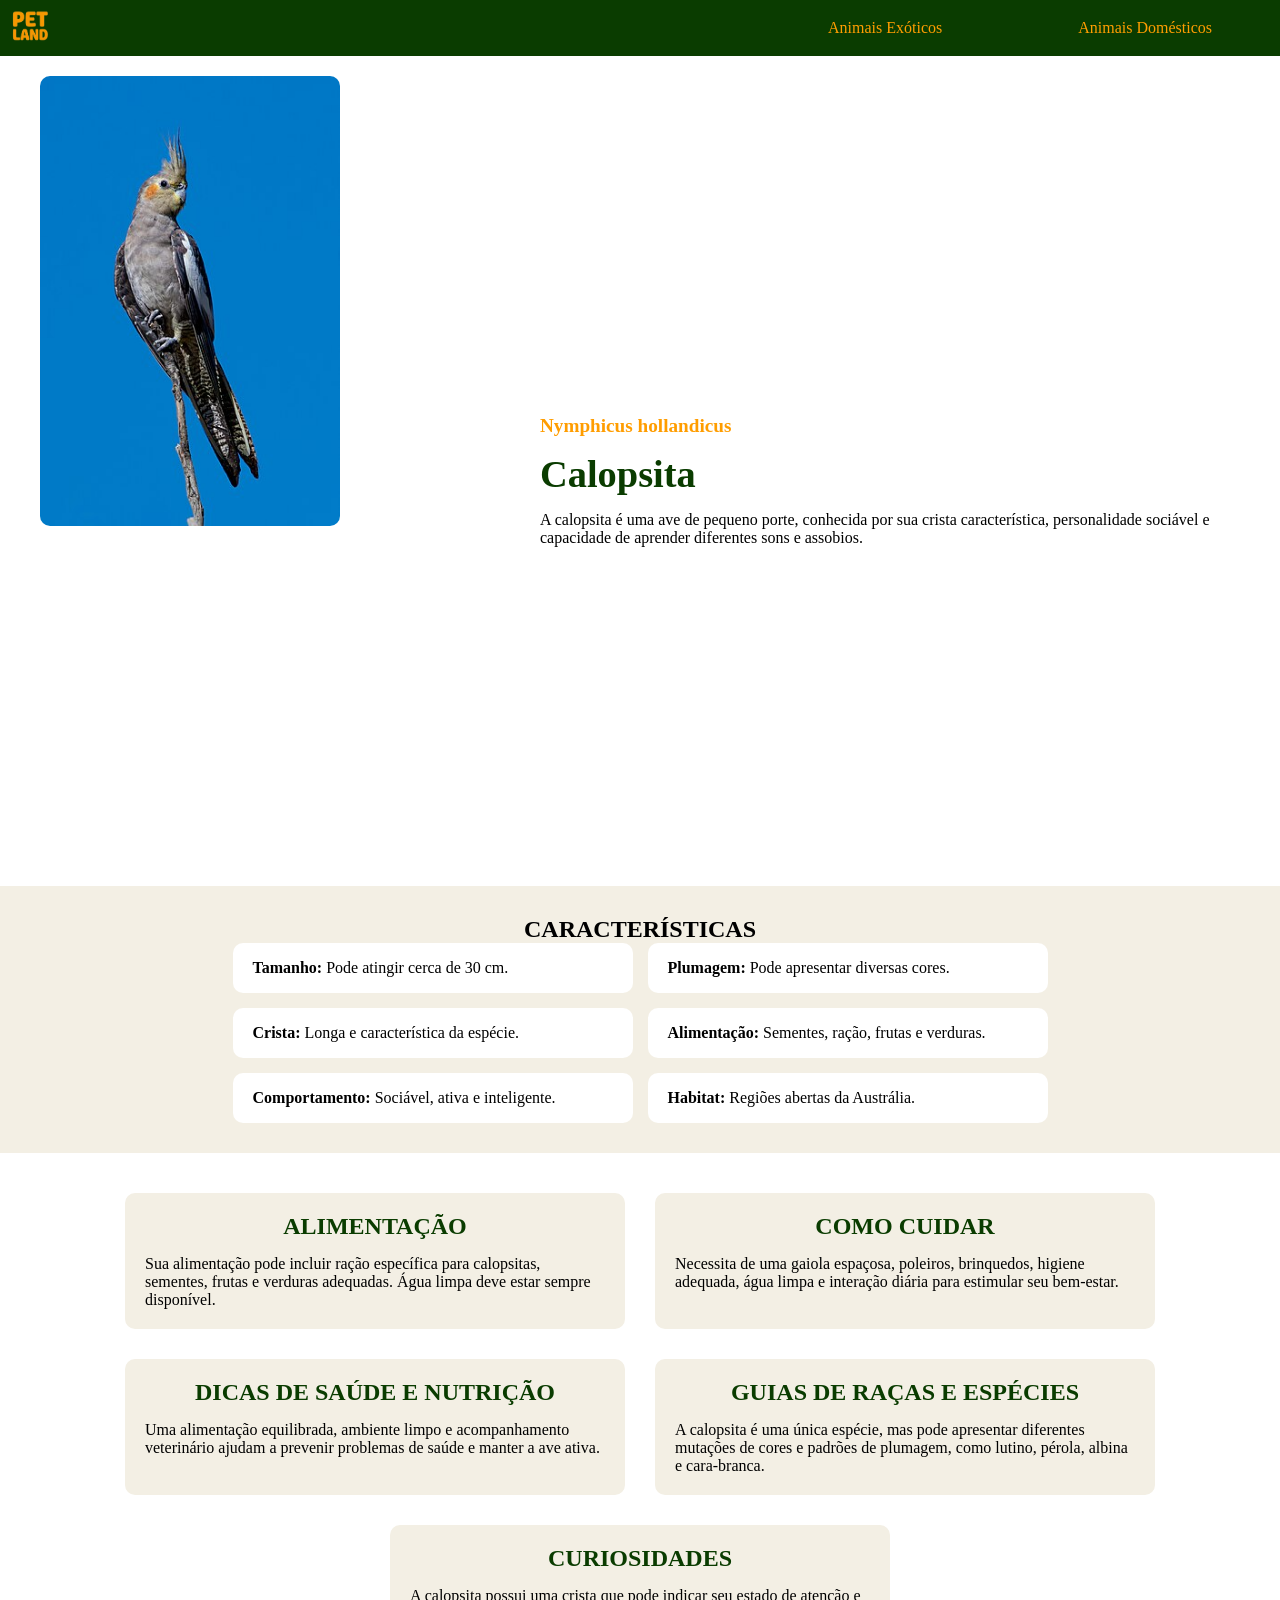
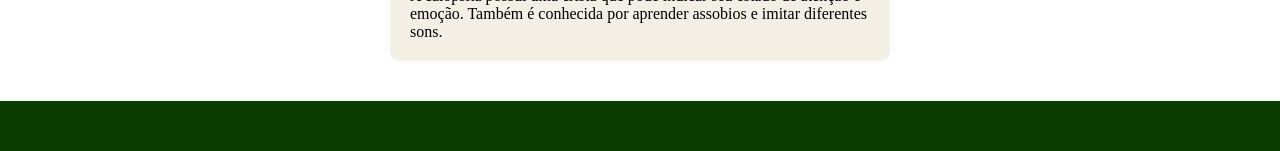
<file: pages/passaro.html>
<!DOCTYPE html>

<html lang="en">

<head>
    <meta charset="UTF-8">
    <meta name="viewport" content="width=device-width, initial-scale=1.0">
    <title>PetLand Calopsita</title>
    <link rel="stylesheet" href="../styles/structure.css">

</head>

<style>
    .image {
        width: auto;
        height: auto;
        max-width: 300px;
        max-height: 800px;
        border-radius: 10px;
    }

    .container {
        width: 100%;
        max-width: 1200px;
        margin: 0 auto;
    }

    main {
        display: flex;
        gap: 16px;
        padding-top: 20px;
        justify-content: space-between;
    }

    .apresentation {
        display: flex;
        flex-direction: column;
        max-width: 700px;
        gap: 15px;
        justify-content: center;
        height: 90vh;
    }

    .latim {
        color: #ff9d00;
        font-size: clamp(1rem, 1.5vw, 2rem);
    }

    .name {
        color: #0A3C00;
        font-size: clamp(2rem, 3vw, 4rem);
    }

    .caracteristicas {
        background-color: #F3EFE4;
        display: flex;
        flex-direction: column;
        align-items: center;
        padding: 30px 0;
    }

    .container-card {
        display: flex;
        flex-wrap: wrap;
        justify-content: center;
        gap: 15px;
    }

    .card {
        background-color: white;
        height: 50px;
        width: 400px;
        border-radius: 10px;
        display: flex;
        align-items: center;
        padding: 0px 20px;
    }

    .sobre {
        display: flex;
        flex-wrap: wrap;
        justify-content: center;
        gap: 30px;
        padding: 40px 20px;
    }

    .alimentacao,
    .cuidados,
    .saude,
    .guias,
    .curiosidade {
        width: 500px;
        max-width: 100%;
        padding: 20px;
        border-radius: 10px;
        background-color: #F3EFE4;
    }

    .alimentacao h1,
    .cuidados h1,
    .saude h1,
    .guias h1,
    .curiosidade h1 {
        text-align: center;
        color: #0A3C00;
        margin-bottom: 15px;
    }




    @media (max-width: 768px) {

        nav {
            padding: 15px;
        }

        .options {
            width: auto;
            gap: 15px;
        }

        main {
            flex-direction: column;
            align-items: center;
            text-align: center;
            padding: 30px 20px;
        }

        .image {
            max-width: 250px;
        }

        .apresentation {
            max-width: 100%;
            align-items: center;
        }

        .container-card {
            padding: 0 20px;
        }

        .card {
            width: 100%;
            max-width: 400px;
            height: auto;
            min-height: 50px;
            padding: 15px;
        }

        .sobre {
            padding: 30px 20px;
            gap: 20px;
        }

        .alimentacao,
        .cuidados,
        .saude,
        .guias,
        .curiosidade {
            width: 100%;
        }

        footer {
            height: 50px;
        }
    }

    @media (max-width: 480px) {

        nav {
            flex-direction: column;
            gap: 15px;
        }

        .options {
            width: 100%;
            justify-content: center;
            gap: 10px;
        }

        .menu {
            left: 50%;
            transform: translateX(-50%);
        }

        main {
            padding: 25px 15px;
        }

        .image {
            max-width: 200px;
        }

        .name {
            font-size: 2rem;
        }

        .caracteristicas {
            padding: 25px 15px;
        }

        .container-card {
            padding: 0;
        }

        .card {
            width: 100%;
        }

        .sobre {
            padding: 25px 15px;
        }

        .alimentacao,
        .cuidados,
        .saude,
        .guias,
        .curiosidade {
            padding: 15px;
        }
    }
</style>

<body>

    <nav>
        <a href="../Index.html">
            <div>
                <figure>
                    <img src="../img/logo.png" alt="Logo Pet-Love" class="logo">
                </figure>
            </div>
        </a>

        <div class="options">

            <li class="drop">
                <a id="optionE" href="#exotico">Animais Exóticos</a>

                <div class="menu">
                    <a href="cobra.html">Cobra-do-milho</a>
                    <a href="iguana.html">Iguana</a>
                    <a href="coruja.html">Coruja</a>
                    <a href="arara.html">Arara</a>
                    <a href="furao.html">Furão</a>
                </div>
            </li>

            <li class="drop">
                <a id="optionD" href="#domestico">Animais Domésticos</a>

                <div class="menu">
                    <a href="gato.html">Gatos</a>
                    <a href="cachorro.html">Cachorros</a>
                    <a href="peixe.html">Peixe</a>
                    <a href="passaro.html">Passaro</a>
                    <a href="coelho.html">Coelho</a>
                </div>
            </li>

        </div>
    </nav>


    <main class="container">

        <figure>
            <img class="image" src="../img/calopsita.jpg" alt="CALOPSITA">
        </figure>

        <div class="apresentation">

            <h3 class="latim">Nymphicus hollandicus</h3>

            <h1 class="name">Calopsita</h1>

            <p>
                A calopsita é uma ave de pequeno porte, conhecida por
                sua crista característica, personalidade sociável e
                capacidade de aprender diferentes sons e assobios.
            </p>

        </div>

    </main>


    <section class="caracteristicas">

        <center>
            <h1>CARACTERÍSTICAS</h1>
        </center>

        <div class="container-card container">

            <div class="card">
                <p>
                    <strong>Tamanho:</strong> Pode atingir cerca de 30 cm.
                </p>
            </div>

            <div class="card">
                <p>
                    <strong>Plumagem:</strong> Pode apresentar diversas cores.
                </p>
            </div>

            <div class="card">
                <p>
                    <strong>Crista:</strong> Longa e característica da espécie.
                </p>
            </div>

            <div class="card">
                <p>
                    <strong>Alimentação:</strong> Sementes, ração, frutas e verduras.
                </p>
            </div>

            <div class="card">
                <p>
                    <strong>Comportamento:</strong> Sociável, ativa e inteligente.
                </p>
            </div>

            <div class="card">
                <p>
                    <strong>Habitat:</strong> Regiões abertas da Austrália.
                </p>
            </div>

        </div>

    </section>


    <section>
        <div class="container">

            <div class=" sobre">
                <div class="alimentacao">

                    <h1>ALIMENTAÇÃO</h1>

                    <div>
                        <p>
                            Sua alimentação pode incluir ração específica para
                            calopsitas, sementes, frutas e verduras adequadas.
                            Água limpa deve estar sempre disponível.
                        </p>
                    </div>

                </div>


                <div class="cuidados">

                    <h1>COMO CUIDAR</h1>

                    <div>
                        <p>
                            Necessita de uma gaiola espaçosa, poleiros, brinquedos,
                            higiene adequada, água limpa e interação diária para
                            estimular seu bem-estar.
                        </p>
                    </div>

                </div>


                <div class="saude">

                    <h1>DICAS DE SAÚDE E NUTRIÇÃO</h1>

                    <div>
                        <p>
                            Uma alimentação equilibrada, ambiente limpo e
                            acompanhamento veterinário ajudam a prevenir problemas
                            de saúde e manter a ave ativa.
                        </p>
                    </div>

                </div>


                <div class="guias">

                    <h1>GUIAS DE RAÇAS E ESPÉCIES</h1>

                    <div>
                        <p>
                            A calopsita é uma única espécie, mas pode apresentar
                            diferentes mutações de cores e padrões de plumagem,
                            como lutino, pérola, albina e cara-branca.
                        </p>
                    </div>

                </div>


                <div class="curiosidade">

                    <h1>CURIOSIDADES</h1>

                    <div>
                        <p>
                            A calopsita possui uma crista que pode indicar seu
                            estado de atenção e emoção. Também é conhecida por
                            aprender assobios e imitar diferentes sons.
                        </p>
                    </div>

                </div>
            </div>

        </div>

    </section>


    <footer>

    </footer>

</body>

</html>
</file>
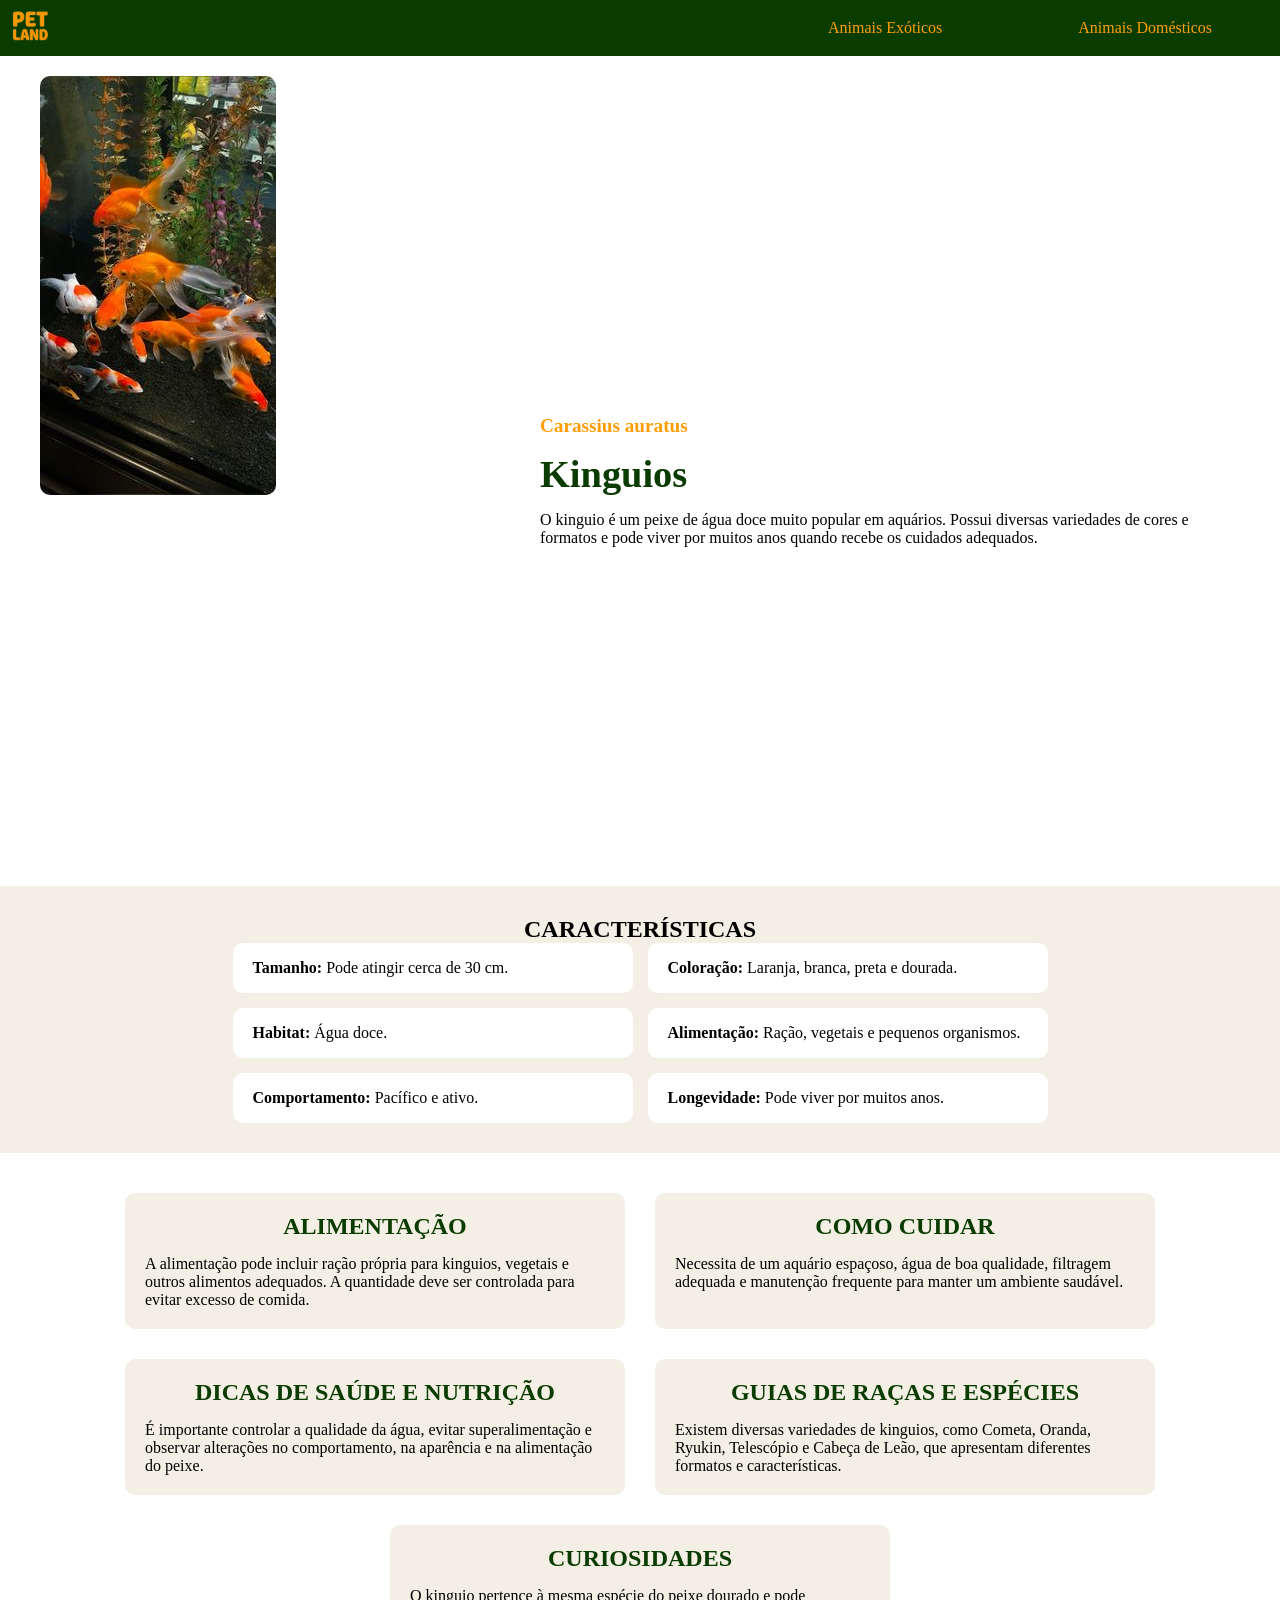
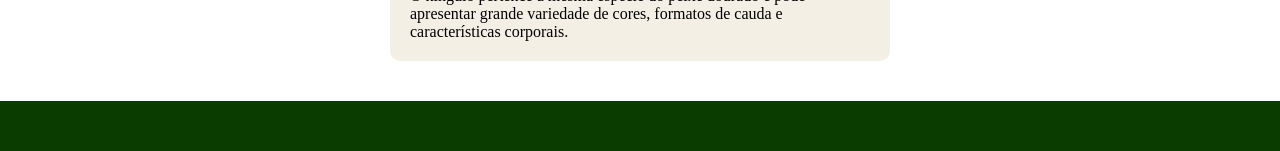
<file: pages/peixe.html>
<!DOCTYPE html>

<html lang="en">

<head>
    <meta charset="UTF-8">
    <meta name="viewport" content="width=device-width, initial-scale=1.0">
    <title>PetLand Kinguios</title>
    <link rel="stylesheet" href="../styles/structure.css">


</head>

<style>
    .image {
        width: auto;
        height: auto;
        max-width: 300px;
        max-height: 800px;
        border-radius: 10px;
    }

    .container {
        width: 100%;
        max-width: 1200px;
        margin: 0 auto;
    }

    main {
        display: flex;
        gap: 16px;
        padding-top: 20px;
        justify-content: space-between;
    }

    .apresentation {
        display: flex;
        flex-direction: column;
        max-width: 700px;
        gap: 15px;
        justify-content: center;
        height: 90vh;
    }

    .latim {
        color: #ff9d00;
        font-size: clamp(1rem, 1.5vw, 2rem);
    }

    .name {
        color: #0A3C00;
        font-size: clamp(2rem, 3vw, 4rem);
    }

    .caracteristicas {
        background-color: #F3EFE4;
        display: flex;
        flex-direction: column;
        align-items: center;
        padding: 30px 0;
    }

    .container-card {
        display: flex;
        flex-wrap: wrap;
        justify-content: center;
        gap: 15px;
    }

    .card {
        background-color: white;
        height: 50px;
        width: 400px;
        border-radius: 10px;
        display: flex;
        align-items: center;
        padding: 0px 20px;
    }

    .sobre {
        display: flex;
        flex-wrap: wrap;
        justify-content: center;
        gap: 30px;
        padding: 40px 20px;
    }

    .alimentacao,
    .cuidados,
    .saude,
    .guias,
    .curiosidade {
        width: 500px;
        max-width: 100%;
        padding: 20px;
        border-radius: 10px;
        background-color: #F3EFE4;
    }

    .alimentacao h1,
    .cuidados h1,
    .saude h1,
    .guias h1,
    .curiosidade h1 {
        text-align: center;
        color: #0A3C00;
        margin-bottom: 15px;
    }




    @media (max-width: 768px) {

        nav {
            padding: 15px;
        }

        .options {
            width: auto;
            gap: 15px;
        }

        main {
            flex-direction: column;
            align-items: center;
            text-align: center;
            padding: 30px 20px;
        }

        .image {
            max-width: 250px;
        }

        .apresentation {
            max-width: 100%;
            align-items: center;
        }

        .container-card {
            padding: 0 20px;
        }

        .card {
            width: 100%;
            max-width: 400px;
            height: auto;
            min-height: 50px;
            padding: 15px;
        }

        .sobre {
            padding: 30px 20px;
            gap: 20px;
        }

        .alimentacao,
        .cuidados,
        .saude,
        .guias,
        .curiosidade {
            width: 100%;
        }


    }

    @media (max-width: 480px) {

        nav {
            flex-direction: column;
            gap: 15px;
        }

        .options {
            width: 100%;
            justify-content: center;
            gap: 10px;
        }

        .menu {
            left: 50%;
            transform: translateX(-50%);
        }

        main {
            padding: 25px 15px;
        }

        .image {
            max-width: 200px;
        }

        .name {
            font-size: 2rem;
        }

        .caracteristicas {
            padding: 25px 15px;
        }

        .container-card {
            padding: 0;
        }

        .card {
            width: 100%;
        }

        .sobre {
            padding: 25px 15px;
        }

        .alimentacao,
        .cuidados,
        .saude,
        .guias,
        .curiosidade {
            padding: 15px;
        }
    }
</style>

<body>

    <nav>
        <a href="../Index.html">
            <div>
                <figure>
                    <img src="../img/logo.png" alt="Logo Pet-Love" class="logo">
                </figure>
            </div>
        </a>

        <div class="options">

            <li class="drop">
                <a id="optionE" href="#exotico">Animais Exóticos</a>

                <div class="menu">
                    <a href="cobra.html">Cobra-do-milho</a>
                    <a href="iguana.html">Iguana</a>
                    <a href="coruja.html">Coruja</a>
                    <a href="arara.html">Arara</a>
                    <a href="furao.html">Furão</a>
                </div>
            </li>

            <li class="drop">
                <a id="optionD" href="#domestico">Animais Domésticos</a>

                <div class="menu">
                    <a href="gato.html">Gatos</a>
                    <a href="cachorro.html">Cachorros</a>
                    <a href="peixe.html">Peixe</a>
                    <a href="passaro.html">Passaro</a>
                    <a href="coelho.html">Coelho</a>
                </div>
            </li>

        </div>
    </nav>


    <main class="container">

        <figure>
            <img class="image" src="../img/kinguio.jpg" alt="KINGUIOS">
        </figure>

        <div class="apresentation">

            <h3 class="latim">Carassius auratus</h3>

            <h1 class="name">Kinguios</h1>

            <p>
                O kinguio é um peixe de água doce muito popular em
                aquários. Possui diversas variedades de cores e formatos
                e pode viver por muitos anos quando recebe os cuidados
                adequados.
            </p>

        </div>

    </main>


    <section class="caracteristicas">

        <center>
            <h1>CARACTERÍSTICAS</h1>
        </center>

        <div class="container-card container">

            <div class="card">
                <p>
                    <strong>Tamanho:</strong> Pode atingir cerca de 30 cm.
                </p>
            </div>

            <div class="card">
                <p>
                    <strong>Coloração:</strong> Laranja, branca, preta e dourada.
                </p>
            </div>

            <div class="card">
                <p>
                    <strong>Habitat:</strong> Água doce.
                </p>
            </div>

            <div class="card">
                <p>
                    <strong>Alimentação:</strong> Ração, vegetais e pequenos organismos.
                </p>
            </div>

            <div class="card">
                <p>
                    <strong>Comportamento:</strong> Pacífico e ativo.
                </p>
            </div>

            <div class="card">
                <p>
                    <strong>Longevidade:</strong> Pode viver por muitos anos.
                </p>
            </div>

        </div>

    </section>


    <section>
        <div class="container">

            <div class=" sobre">
                <div class="alimentacao">

                    <h1>ALIMENTAÇÃO</h1>

                    <div>
                        <p>
                            A alimentação pode incluir ração própria para kinguios,
                            vegetais e outros alimentos adequados. A quantidade
                            deve ser controlada para evitar excesso de comida.
                        </p>
                    </div>

                </div>


                <div class="cuidados">

                    <h1>COMO CUIDAR</h1>

                    <div>
                        <p>
                            Necessita de um aquário espaçoso, água de boa qualidade,
                            filtragem adequada e manutenção frequente para manter
                            um ambiente saudável.
                        </p>
                    </div>

                </div>


                <div class="saude">

                    <h1>DICAS DE SAÚDE E NUTRIÇÃO</h1>

                    <div>
                        <p>
                            É importante controlar a qualidade da água, evitar
                            superalimentação e observar alterações no comportamento,
                            na aparência e na alimentação do peixe.
                        </p>
                    </div>

                </div>


                <div class="guias">

                    <h1>GUIAS DE RAÇAS E ESPÉCIES</h1>

                    <div>
                        <p>
                            Existem diversas variedades de kinguios, como
                            Cometa, Oranda, Ryukin, Telescópio e Cabeça de Leão,
                            que apresentam diferentes formatos e características.
                        </p>
                    </div>

                </div>


                <div class="curiosidade">

                    <h1>CURIOSIDADES</h1>

                    <div>
                        <p>
                            O kinguio pertence à mesma espécie do peixe dourado
                            e pode apresentar grande variedade de cores, formatos
                            de cauda e características corporais.
                        </p>
                    </div>

                </div>
            </div>

        </div>

    </section>


    <footer>

    </footer>

</body>

</html>
</file>
<file: styles/styles.css>
:root{
  --cor-principal: #0A3C00;
  --laranja: #FF9D00;
  --avermelhado:#C44552;
  --verde-claro:#7A9A74;
  --acizentado:#F3EFE4;
 
}

* {
  margin: 0;
  box-sizing: border-box;
  text-decoration: none;
  color: inherit; 
  /*Faz os elementos herdarem a cor definida pelo elemento pai.*/

}
html { 
  scroll-behavior: smooth; /*rolagem suave*/
}

body {
  overflow-x: hidden;
}
 
header {
  background-color: var(--cor-principal);
}

.inicio {
  display: flex;
  align-items: center;
  /*
    clamp():
    clamp(MÍNIMO, IDEAL, MÁXIMO)
    Aqui:
    mínimo = 30px
    ideal = 6vw
    máximo = 100px
    Portanto o espaço entre a imagem e o texto
    vai se adaptar ao tamanho da tela.

    Nunca será menor que 30px.
    Tenta usar 6vw.
    Nunca será maior que 100px.
  */
  gap: clamp(30px, 6vw, 100px);
  padding: clamp(40px, 7vw, 100px);
}

.apresentation {
  display: flex;
  flex-direction: column;
  gap: clamp(25px, 4vw, 50px);
  max-width: 70vw;
  flex: 1;
  /*Diz para essa área ocupar o espaço disponível.Se a imagem ocupa uma parte, a apresentação utiliza o restante.*/
}

.apresentation div p {
  color: white;
  line-height: 1.5;
  /*Controla a distância vertical entre as linhas.*/
}

.apresentation div li {
  color: white;
  line-height: 1.6;
}

.elipse {
  background-color: var(--avermelhado);
  border-radius: 50%;
  /*
    clamp():
    O tamanho do círculo também se adapta.
    Mínimo: 150px
    Ideal: 20vw
    Máximo: 250px
    Assim ele não fica:
    pequeno demais em telas pequenas
    nem gigante em telas grandes.
  */
  width: clamp(150px, 20vw, 250px);
  height: clamp(150px, 20vw, 250px);

  /*
    Aqui repetimos o mesmo valor no min-width
    e min-height.
    Isso impede que o flex diminua o círculo
    além do tamanho mínimo definido.
  */
  min-width: clamp(150px, 20vw, 250px);
  min-height: clamp(150px, 20vw, 250px);
  display: flex;
  justify-content: center;
  align-items: center;
  overflow: hidden;
}

.elipse img {
  width: 100%;
  height: 100%;
  /*
    translateX():
    Move visualmente a imagem para a DIREEITA.
    translateY()
    Move visualmente a imagem para a BAIXO.
  */
  transform: translateX(10%) translateY(1%);

}

.title {
  color: var(--laranja);
  /*
    clamp():
    O tamanho da fonte também se adapta.
    Então o título cresce ou diminui conforme
    a largura da tela.
  */
  font-size: clamp(1.8rem, 4vw, 3rem);
}


.container {
  width: 100%;
  max-width: 1200px;
  margin: 0 auto;
}

.petCategories {
  min-height: 100vh;
  padding-top: 100px;  
}


.petCategories .cardList {
  display: flex;
  flex-wrap: wrap;
  /* Permite que os elementos que não couberem
    na mesma linha sejam enviados para a próxima.  */
  max-width: 900px;
  justify-content: start;
  gap: clamp(16px, 3vw, 30px);
}


/*
  Aqui estamos selecionando os <div> que são filhos diretos de .cardList dentro de .petCategories.
*/
.petCategories .cardList > div {
  /*
    flex: 1 1 180px;
    É uma abreviação de:
  */
    flex-grow: 1; /*pode crescer*/
    flex-shrink: 1; /*pode diminuir*/
    flex-basis: 180px; /*tamanho inicial*/
  /*  
    Então cada categoria começa tentando
    ter aproximadamente 180px.
  */
  max-width: 250px;
}
.petCategories .cardList p {
  text-align: center;
  margin-top: 10px;
  
}

.cardCategories {
  position: relative;
  background-color: #e4ffde;
  height: clamp(220px, 25vw, 350px);
  width: 100%;
  border-radius: 10px;
}

.cardCategories img {
  width: 100%;
  height: 100%;
  object-fit: cover;
  border-radius: 10%;
}

.domesticAnimals {
  background-color: var(--acizentado);
  padding-bottom: 70px;
}

.domesticAnimals .title {
  color: var(--laranja);
  display: flex;
  justify-content: center;
  text-align: center;
  padding: 40px 20px 60px;/* 40px em cima  20px dos lados   60px embaixo  */
}

.domesticAnimals .cardList, .exoticAnimals .cardList{
  display: grid;
  grid-template-columns: repeat(3, 250px);
  gap: 16px;
  justify-content: center;
}

.exoticAnimals {
  padding-bottom: 70px;
}

.exoticAnimals .title {
  color: var(--laranja);
  display: flex;
  justify-content: center;
  text-align: center;
  padding: 40px 20px 60px;/* 40px em cima  20px dos lados   60px embaixo  */
}

.cardList {
  display: flex;
  flex-wrap: wrap;
  gap: 16px;
  padding: 100px 0;
  justify-content: center;
}

.cardAnimals {
  position: relative;
  background-color: var(--cor-principal);
  width: 250px;
  /*
    Define uma largura fixa para todos os cards.
    Assim, quando os cards quebrarem para outra linha,
    eles continuarão tendo a mesma largura.
  */
  height: 350px;
  /*
    Como width e height são iguais,
    todos os cards terão exatamente a mesma proporção.
  */
  border-radius: 10px;
  overflow: hidden;
  transition: 0.3s;
}

.cardAnimals:hover {
    transform: scale(1.05);
    cursor: pointer;
}


.cardAnimals p {

  position: absolute;
    /*
    absolute:
    Retira o texto do fluxo normal da página.
    Ele passa a ser posicionado em relação ao
    .cardAnimals, que possui position: relative.
  */

  /*
    20px acima da parte inferior do card.
  */
  bottom: 20px;

  /*
    Encosta o lado esquerdo do texto no lado
    esquerdo do card.
  */
  left: 0;
  /*
    Faz o texto ocupar toda a largura do card.
  */

  width: 100%;

  padding: 0 15px;
  text-align: start;
  color: white;
  font-size: 15px;
  font-weight: bold;
}



.cardAnimals img {

  width: 100%;
  height: 100%;

  /*

    a imagem preenche completamente o card.
    se a proporção da imagem for diferente da proporção do card, algumas partes da imagem podem ser cortadas.
    evita que a imagem fique deformada.
  */
  object-fit: cover;

  border-radius: 10px;
}



@media (max-width: 768px) {

  /* NAV */
  nav {
    padding: 15px;
  }

  .options {
    width: auto;
    gap: 15px;
  }

  /* APRESENTAÇÃO */
  .inicio {
    flex-direction: column;
    text-align: center;
    padding: 40px 20px;
    gap: 30px;
  }

  .apresentation {
    max-width: 100%;
    align-items: center;
  }

  .elipse {
    width: 180px;
    height: 180px;
    min-width: 180px;
    min-height: 180px;
  }

  /* CATEGORIAS */
  .petCategories {
    padding: 60px 20px;
  }

  .petCategories .cardList {
    max-width: 100%;
    justify-content: center;
  }

  .petCategories .cardList > div {
    max-width: 250px;
    flex-basis: 180px;
  }

  /* ANIMAIS */
  .domesticAnimals .cardList,
  .exoticAnimals .cardList {
    display: flex;
    flex-wrap: wrap;
    justify-content: center;
    gap: 16px;
    padding: 0 20px 50px;
  }

  .cardAnimals {
    width: 220px;
    height: 300px;
  }

  /* FOOTER */
  footer {
    min-height: 50px;
    height: 50px;
  }
}
</file>
<file: styles/structure.css>
* {
  margin: 0;
  box-sizing: border-box;
  text-decoration: none;
  color: inherit;
}

html {
  scroll-behavior: smooth;
}

body {
  overflow-x: hidden;
  min-height: 100vh;
  display: flex;
  flex-direction: column;
}

/*-------------------------------------------------------------*/

nav {
  display: flex;
  justify-content: space-between;
  align-items: center;
  position: sticky;
  top: 0px;
  z-index: 1;
  /*sticky: O nav acompanha a rolagem da página.
  top: 0 significa que ele fica preso no topo.*/
  background-color: #0a3c00;
  padding: 10px;
  gap: 20px;
}

.logo {
  width: auto;
  height: auto;
  max-width: 40px;
  max-height: 40px;
}

.options {
  list-style-type: none;
  display: flex;
  justify-content: space-around;
  align-items: center;
  /*
    min():
    Aqui temos duas possibilidades:
    50% da largura disponível OU 500px
    O navegador escolhe o MENOR valor.
    Se 50% = 400px
    → usa 400px
    Se 50% = 700px
    → usa 500px
  */
  width: 100vh;
  width: min(50%, 500px);
  gap: 20px;
  color: #ff9d00;
}

.drop {
  position: relative;
}
.menu {
  display: none;
  position: absolute;
  top: 100%;
  left: 0;
  color: #ff9d00;
  border: 1px solid black;
  background-color: #0a3c00;
}

.drop:hover .menu {
  display: block;
}

.menu a {
  display: block;
  padding: 10px 15px;
}

.menu a:hover {
  color: red;
}
#optionE:hover,
#optionD:hover {
  color: red;
  transition: color 1s ease;
}
/*----------------------------------------------------------------------*/

footer {
  background-color: #0a3c00;
  min-height: 50px;
  height: 50px;
    margin-top: auto;
    /*pega todo o espaço vazio disponível entre o conteúdo e o footer.Então o footer é empurrado para baixo.*/
}
</file>
